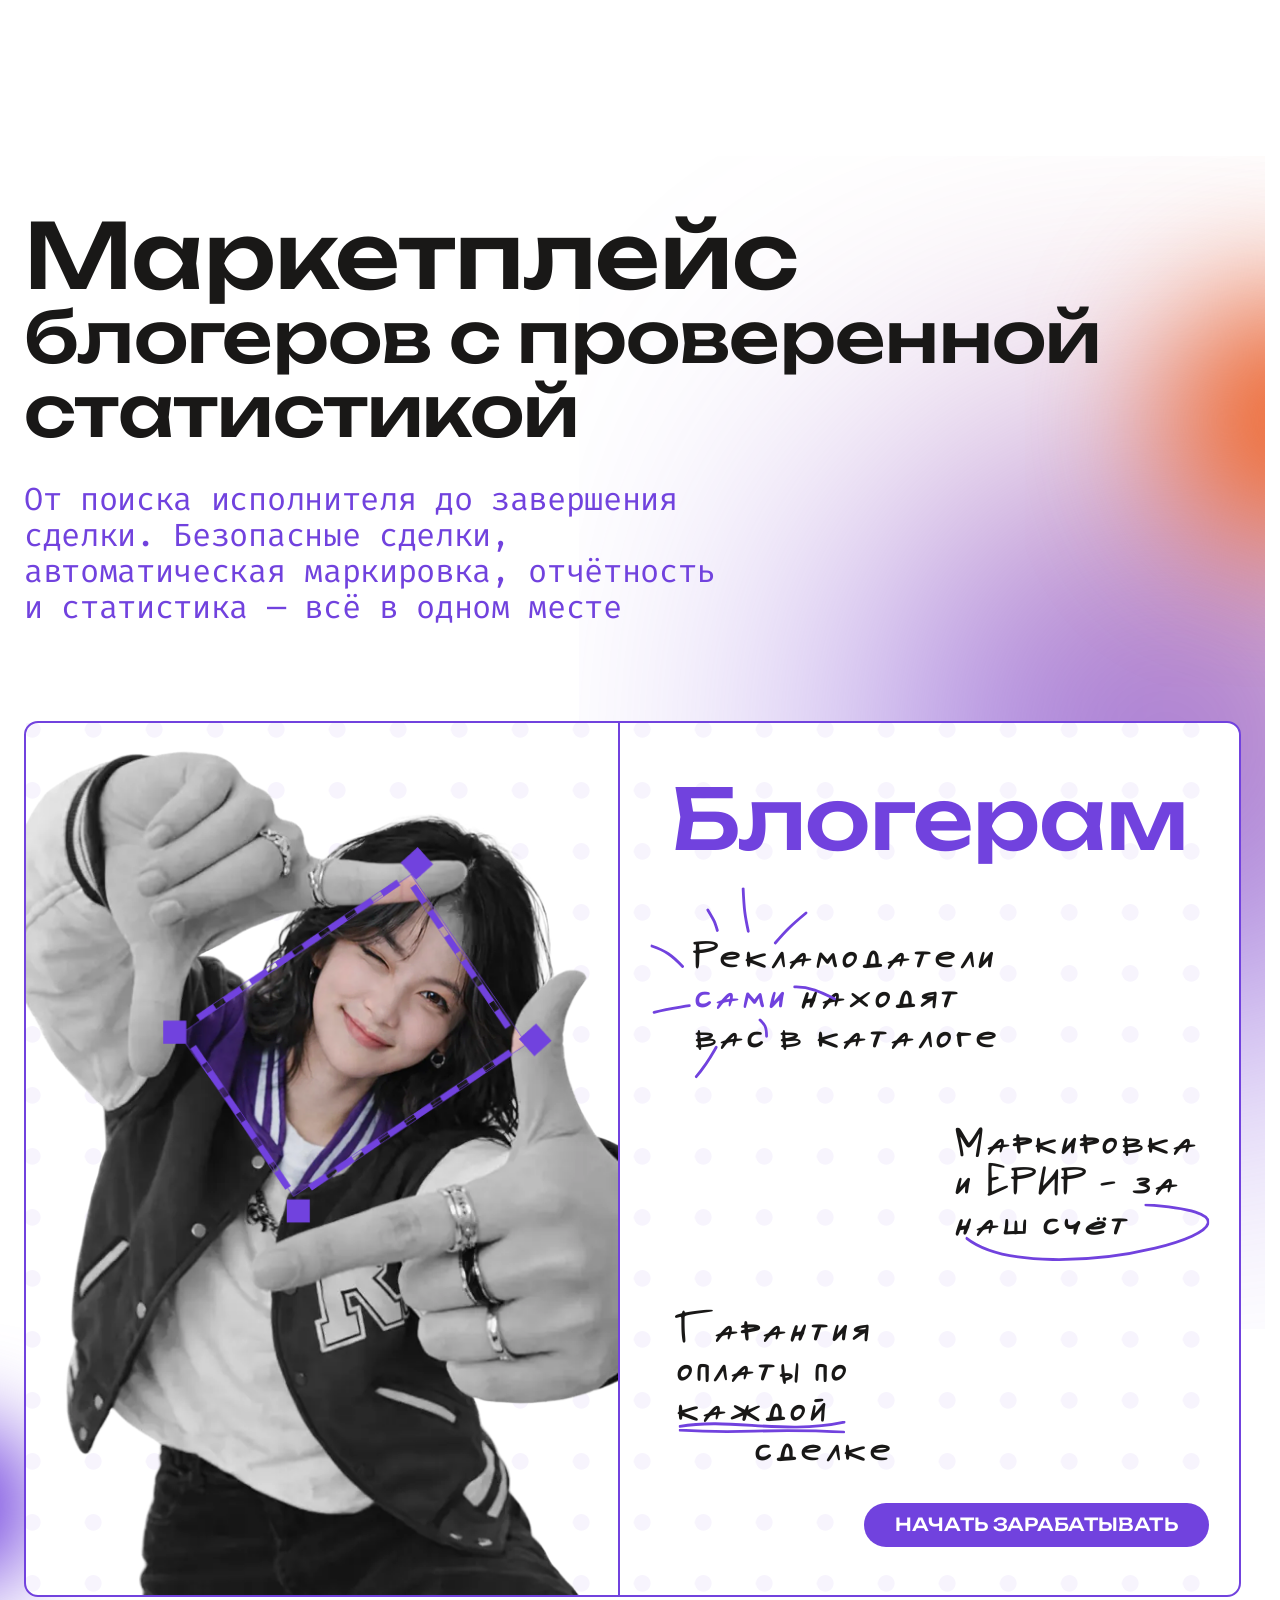
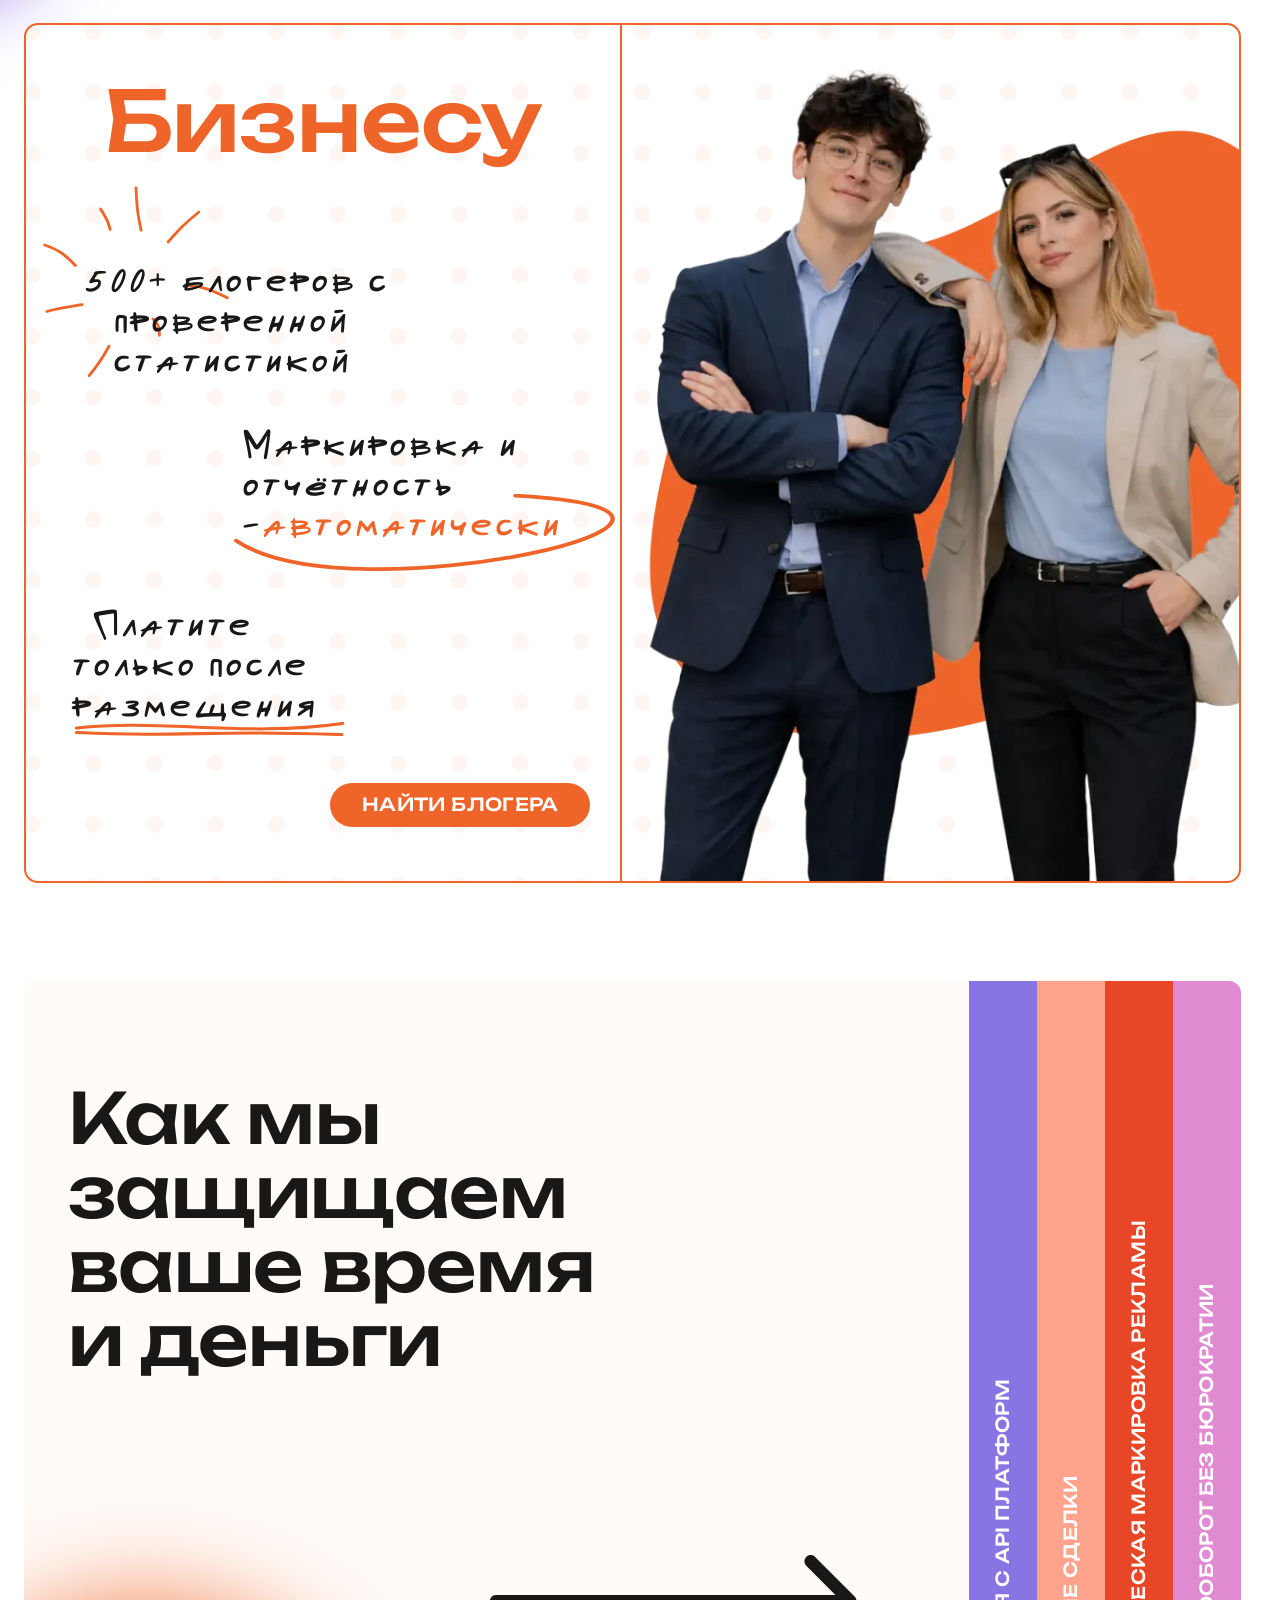
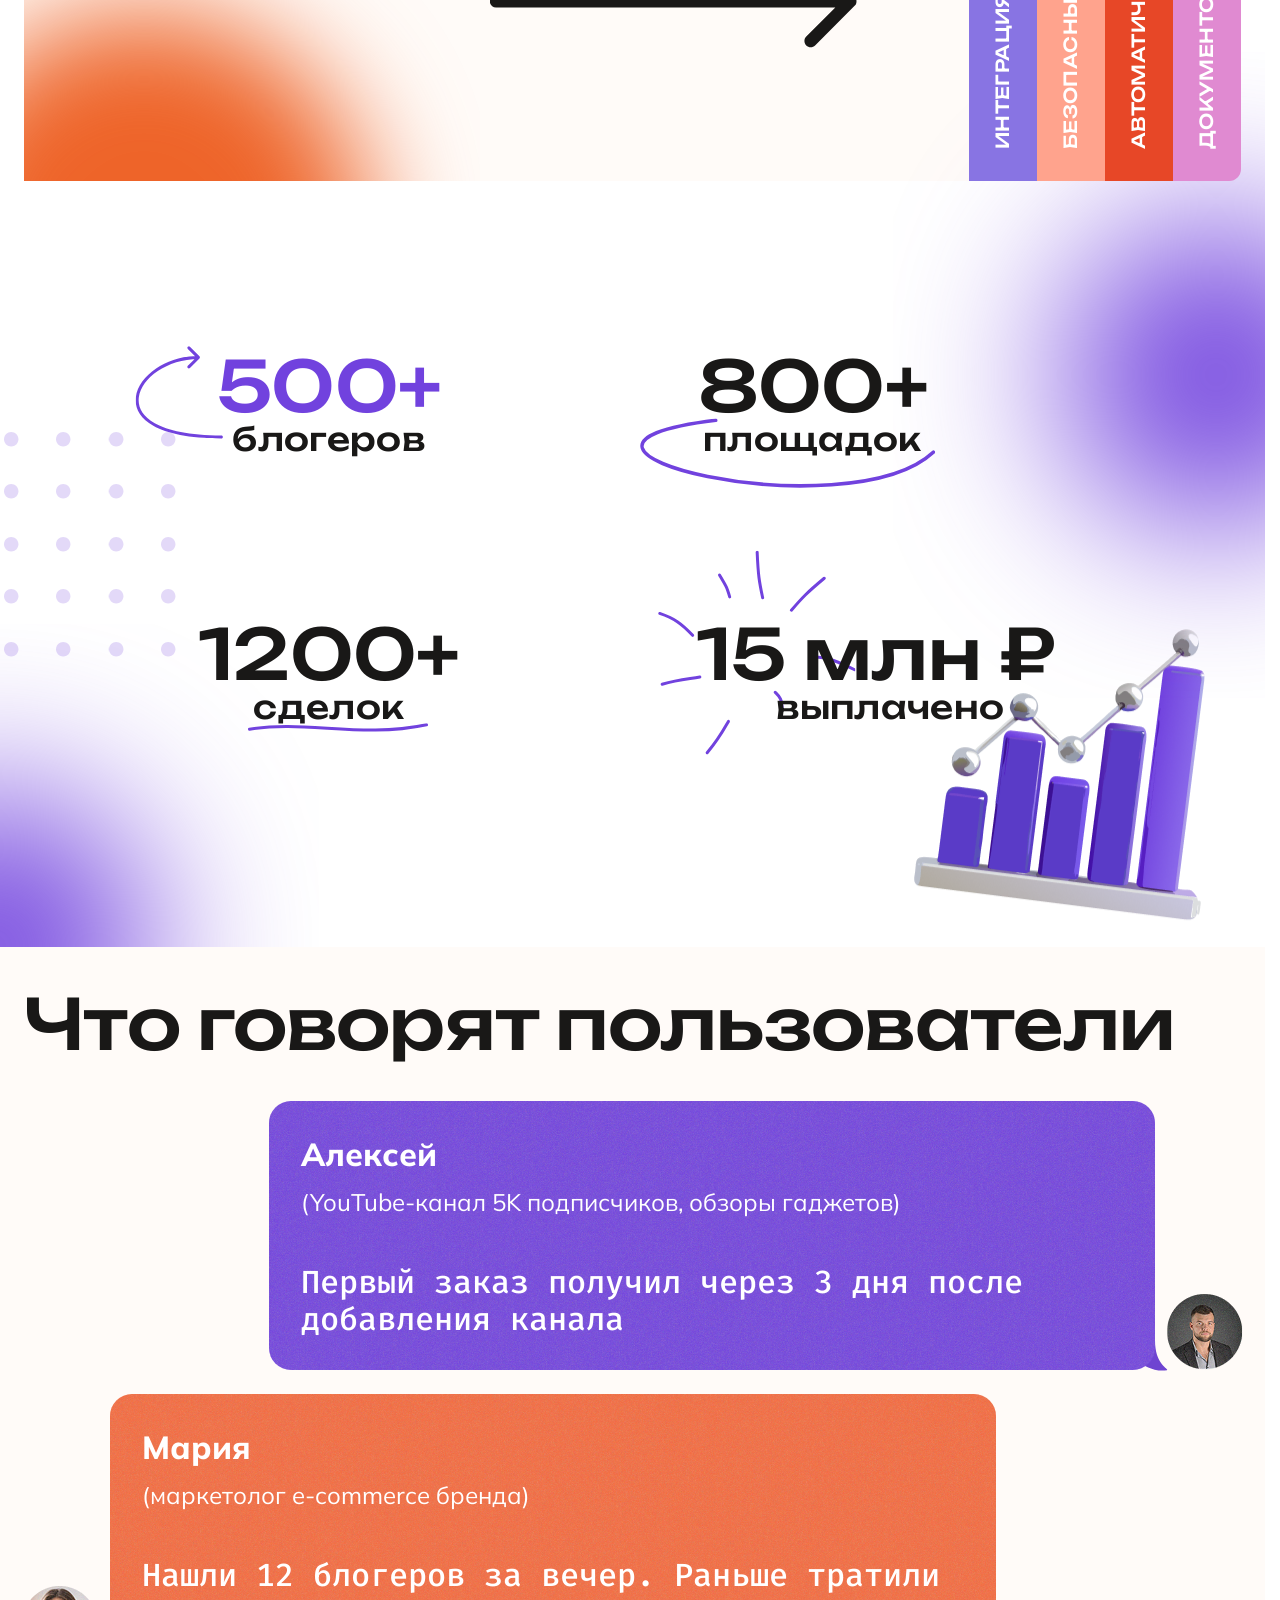
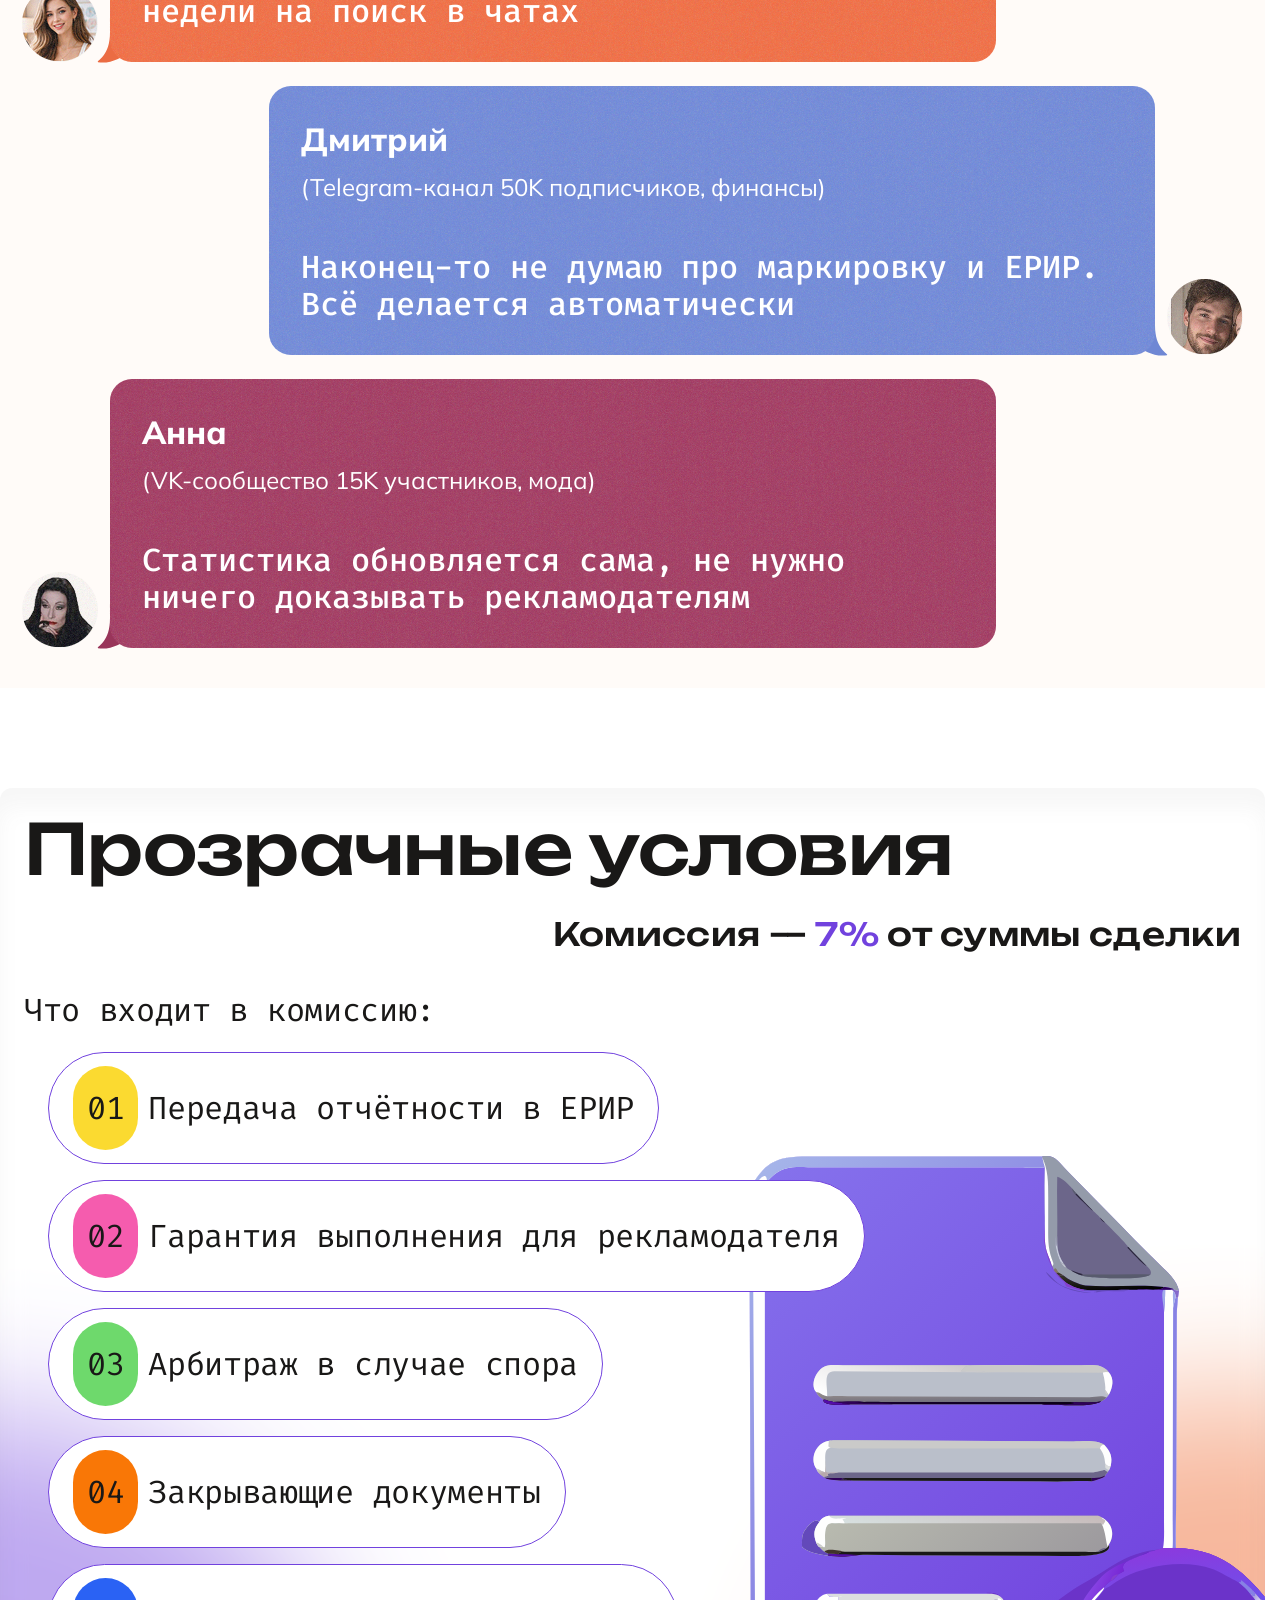
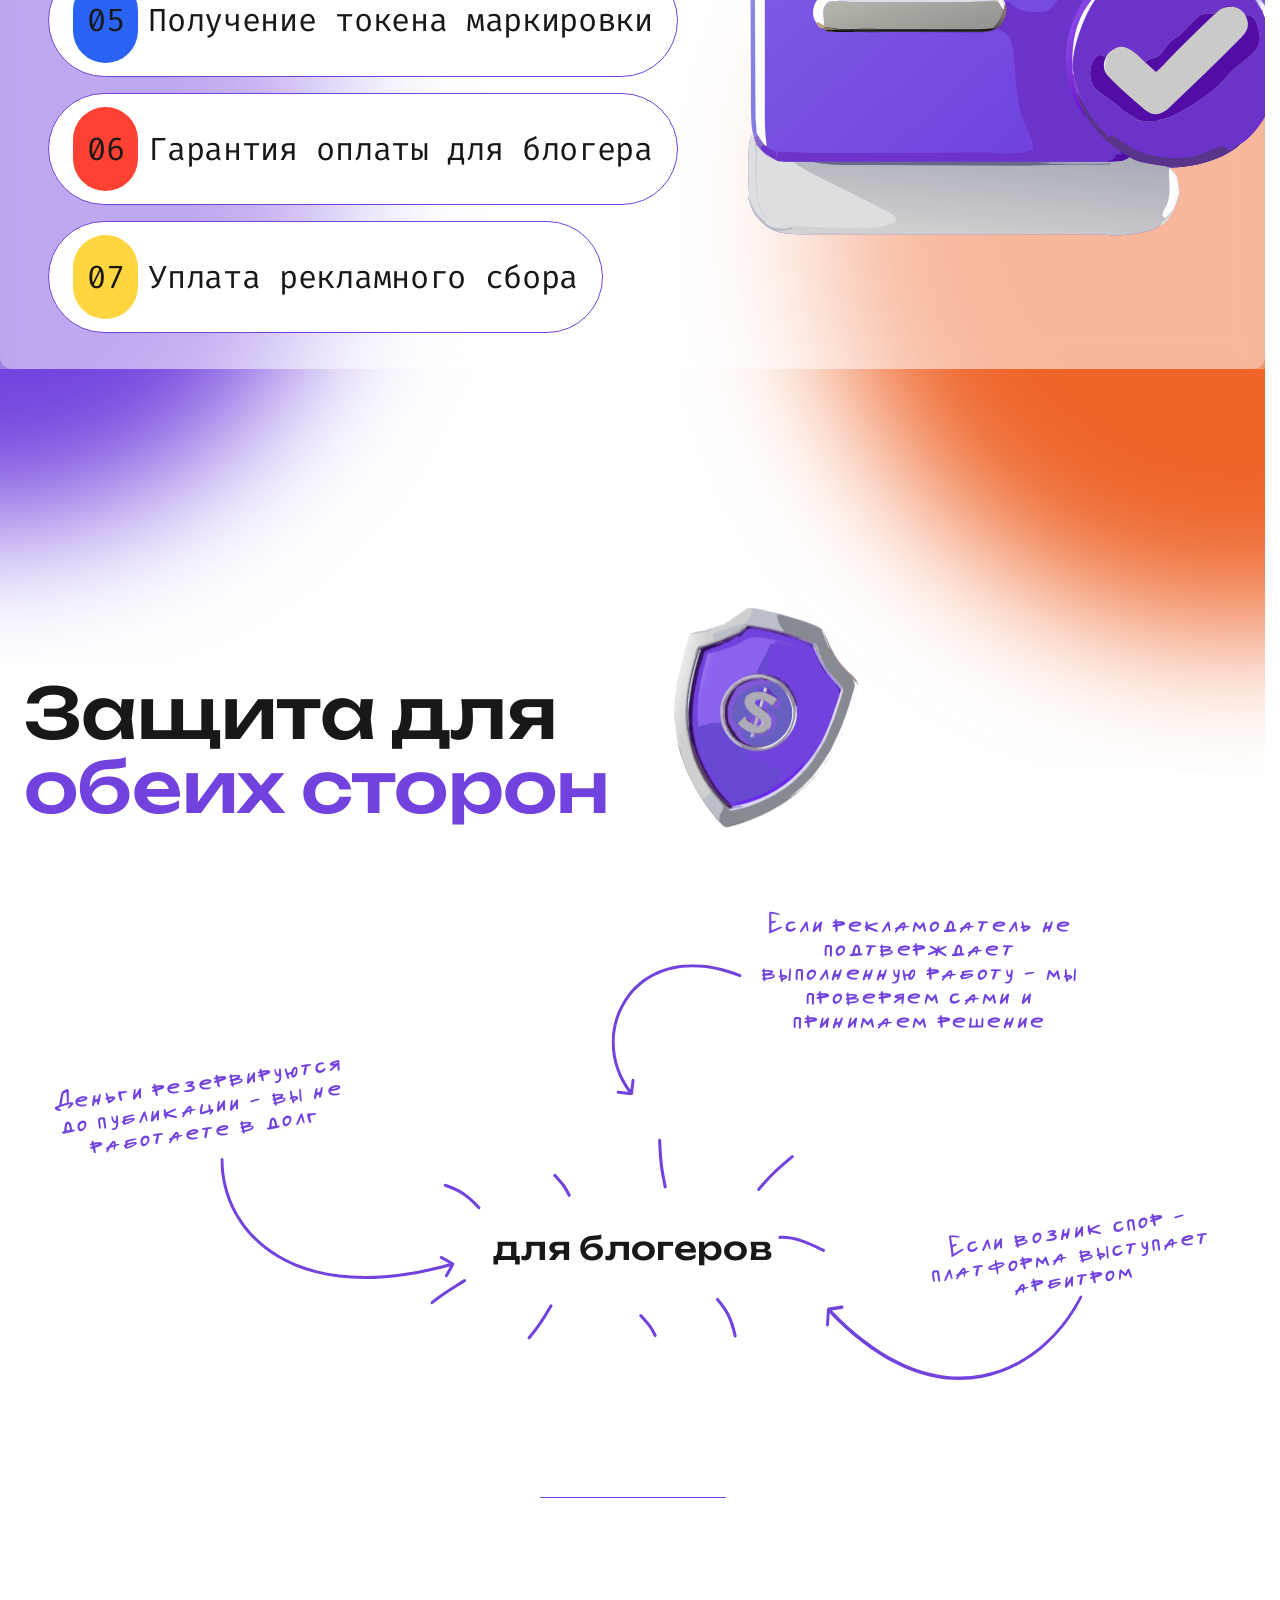
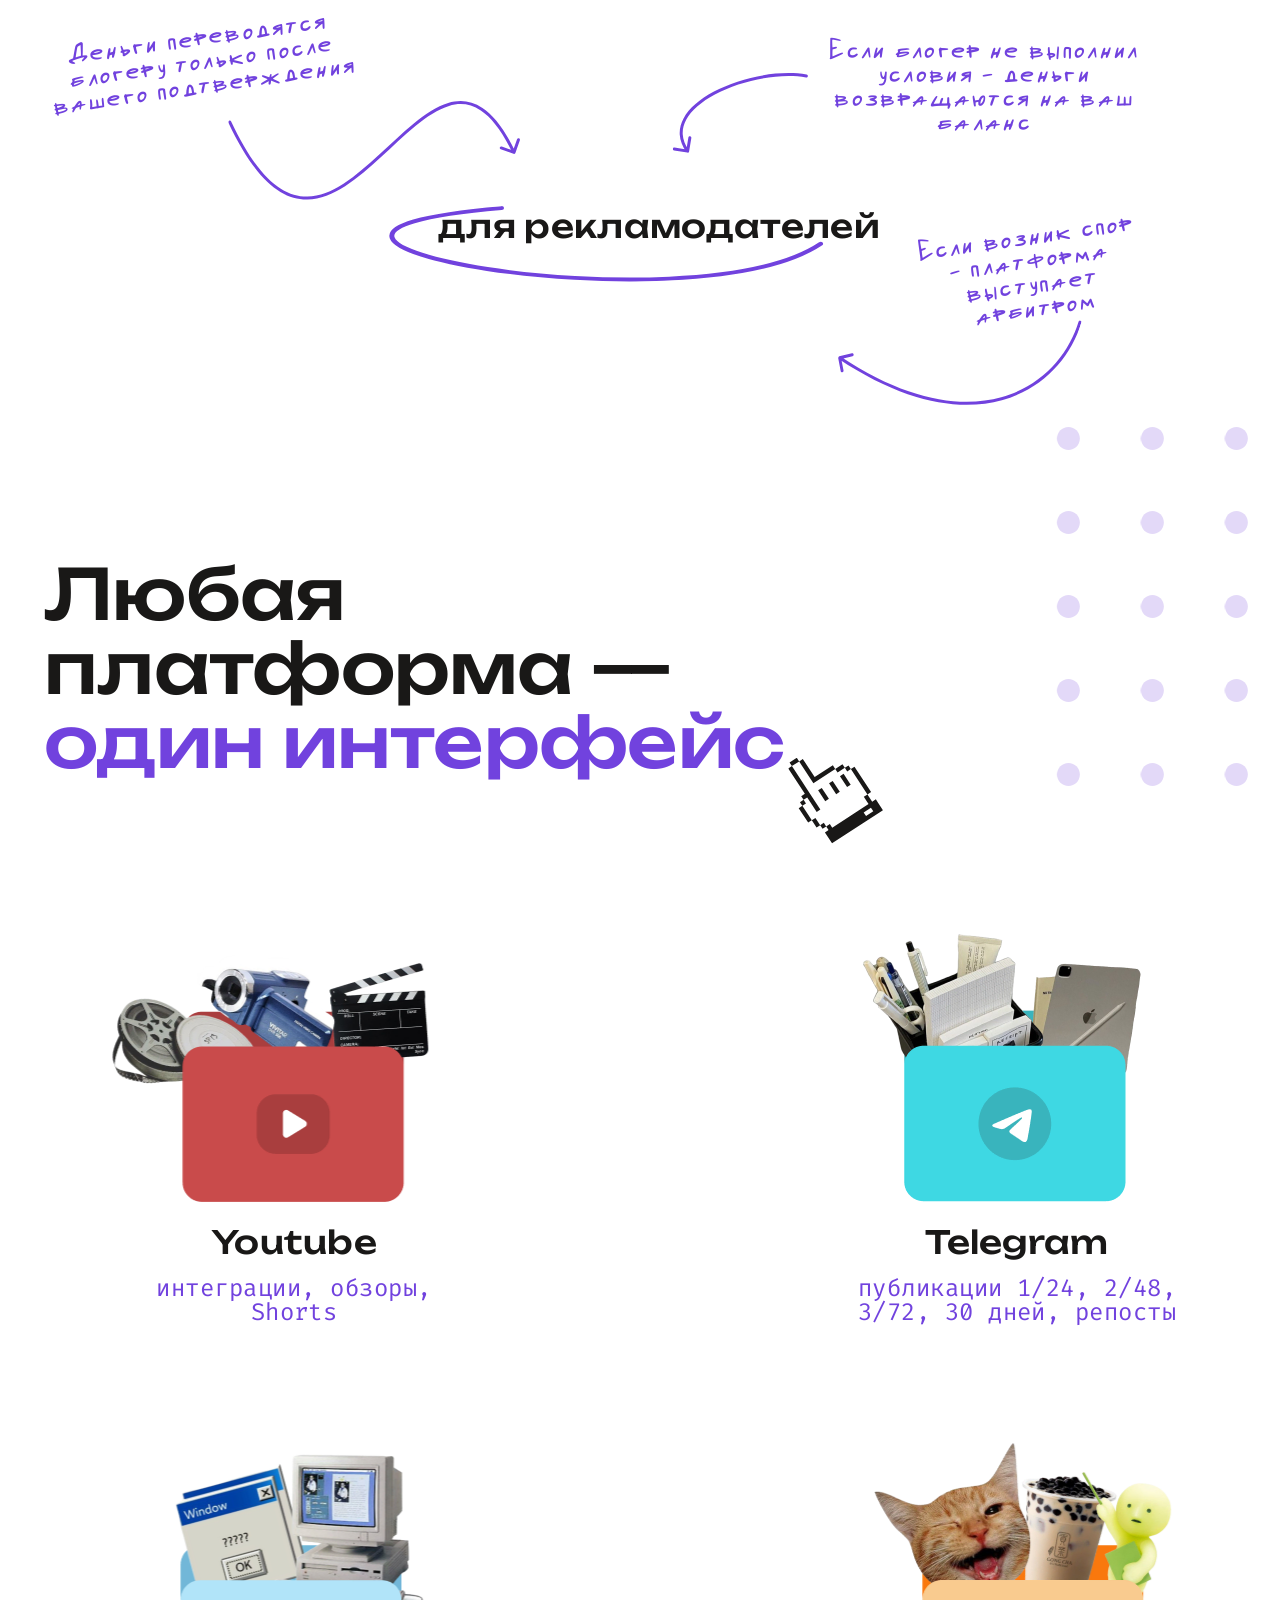
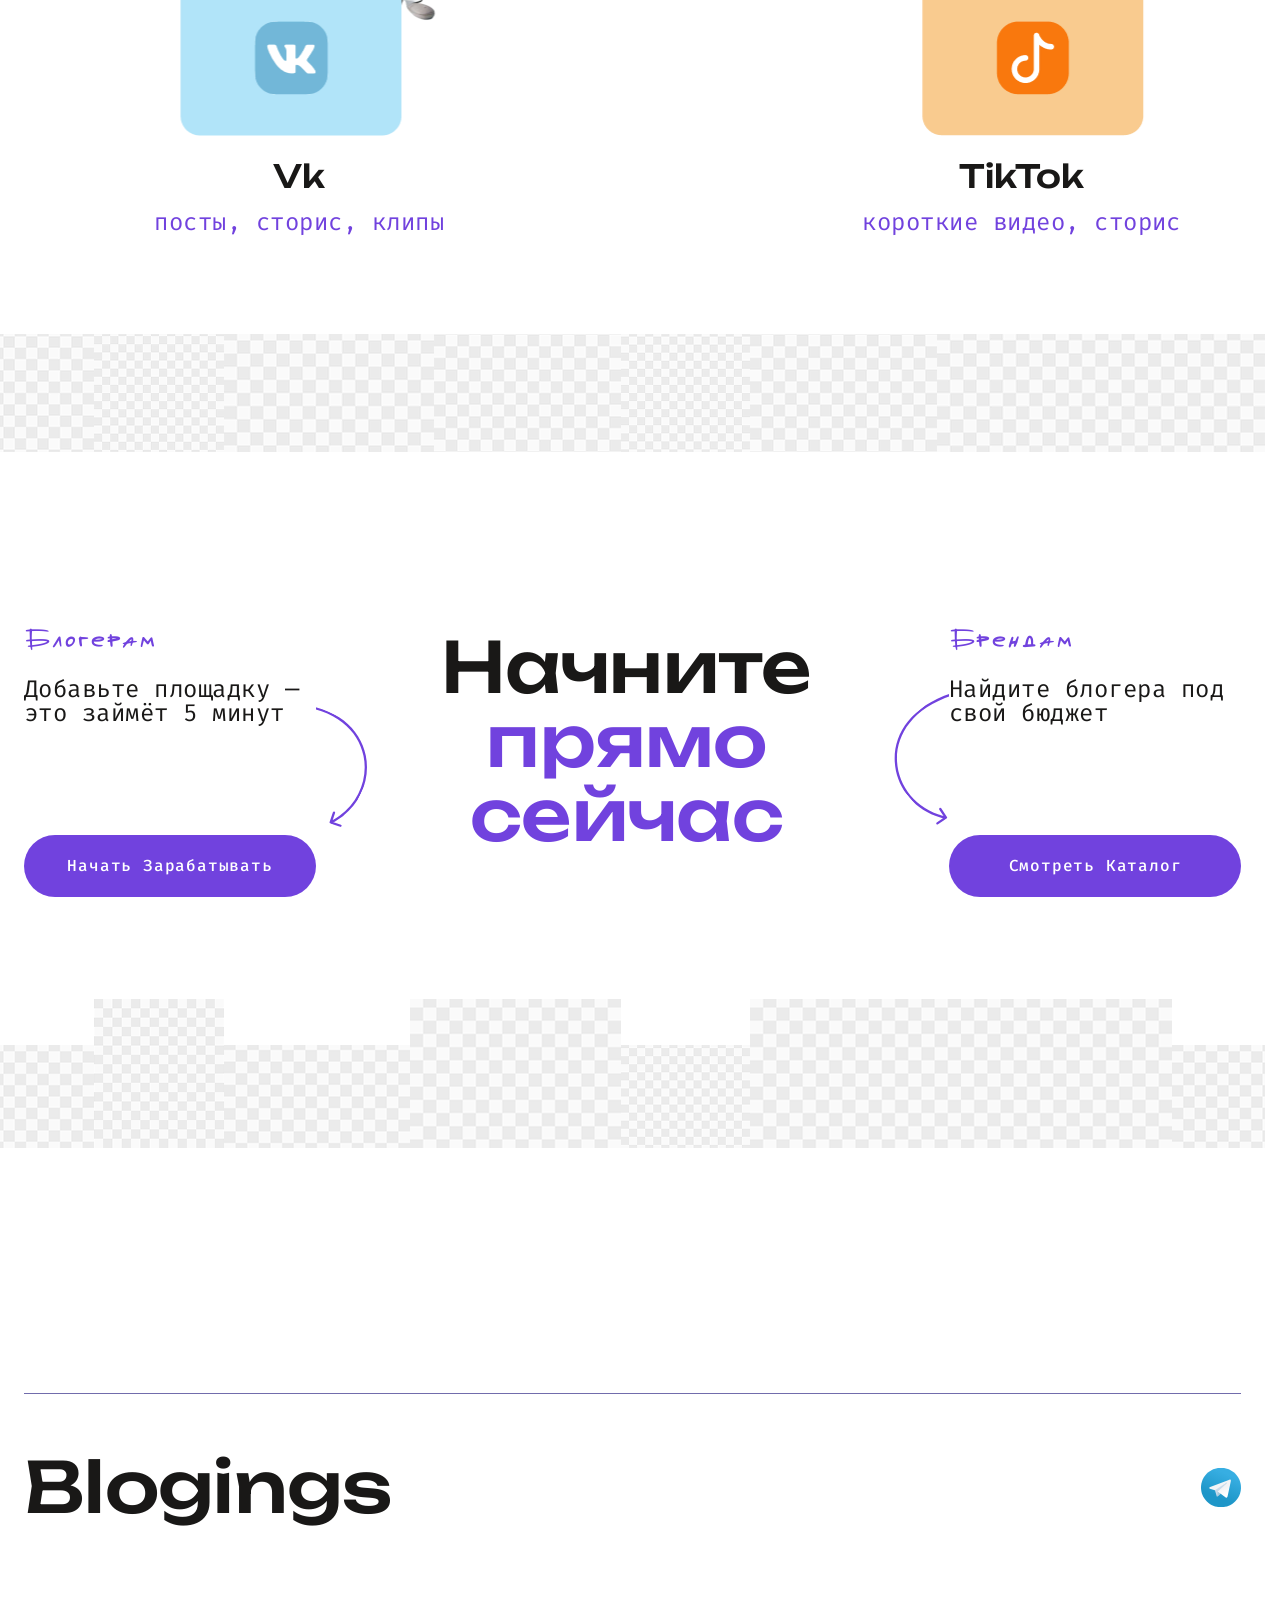
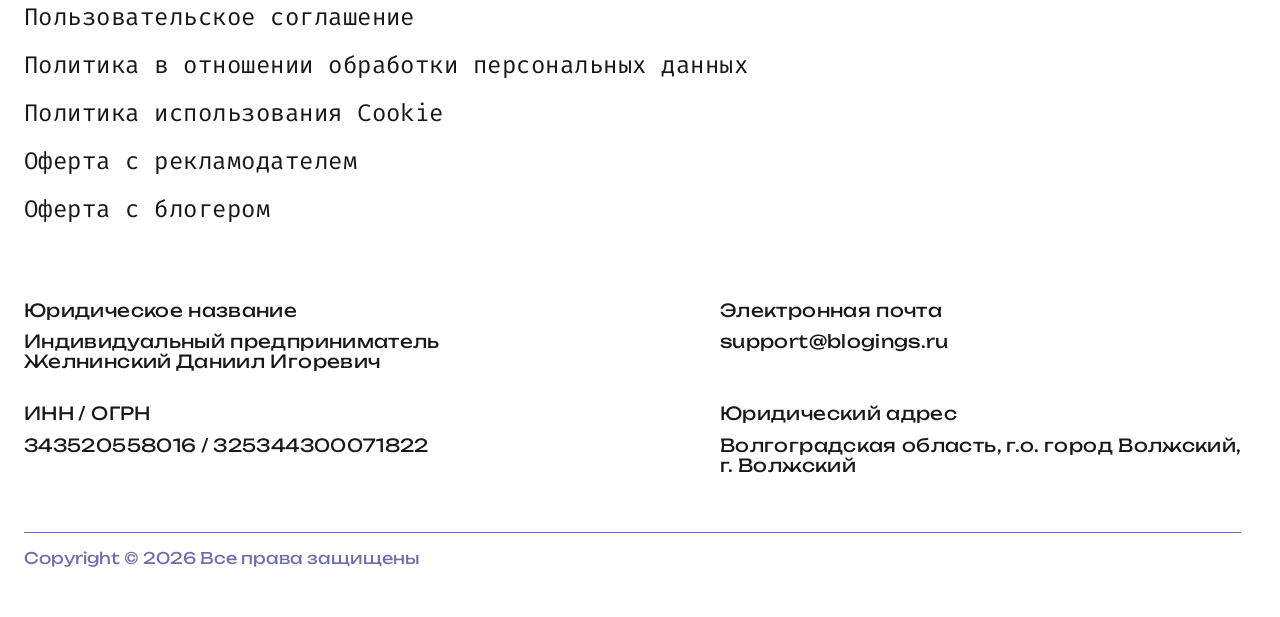
<file: docs/index.html>
<!doctype html>
<html lang="en">

<head>
  <meta charset="UTF-8" />
  <link rel="icon" type="image/svg+xml" href="/vite.svg" />
  <meta name="viewport" content="width=device-width, initial-scale=1.0" />
  <title>blogings</title>
  <script type="module" crossorigin src="./assets/main.js"></script>
  <link rel="stylesheet" crossorigin href="./assets/main.css">
</head>

<body>


  <main>

    <!-- HERO -->
    <section class="hero">
      <div class="hero__container u-container">

        <h1 class="hero__title">
          <span class="hero__title-main">Маркетплейс</span><br>
          блогеров с проверенной статистикой
        </h1>
        <p class="hero__description">
          От поиска исполнителя до завершения сделки. Безопасные сделки, автоматическая маркировка, отчётность и
          статистика — всё в одном месте
        </p>

      </div>

      <picture class="hero__ellipse hero__ellipse--orange">
        <source media="(max-width: 1023px)"
          srcset="[data-uri]" type="image/gif">

        <img src="./assets/images/hero-ellipse-orange.svg" alt="" width="240" height="531" aria-hidden="true"
          draggable="false">
      </picture>

      <picture class="hero__ellipse hero__ellipse--purple">
        <source media="(max-width: 767px)" srcset="./assets/images/hero-ellipse-purple--mobile.svg">
        <source media="(max-width: 1023px)" srcset="./assets/images/hero-ellipse-purple--tablet.svg">

        <img src="./assets/images/hero-ellipse-purple.svg" alt="" width="686" height="1173" aria-hidden="true"
          draggable="false">
      </picture>
    </section>


    <!-- FOR BLOGGERS -->
    <section class="for-bloggers">
      <div class="for-bloggers__container u-container">

        <div class="for-bloggers__content">
          <div class="for-bloggers__bg" style="background-image:url(./assets/images/bg-dot-purple.svg);">
          </div>

          <div class="for-bloggers__image">
            <picture class="for-bloggers__image-img">
              <source media="(max-width: 767px)"
                srcset="[data-uri]"
                type="image/gif">

              <img src="./assets/images/for-bloggers-image.webp" alt="Блогерам" width="608" height="895"
                fetchpriority="high" loading="eager" draggable="false">
            </picture>

            <picture class="for-bloggers__image-overlay">
              <source media="(max-width: 767px)"
                srcset="[data-uri]"
                type="image/gif">

              <img src="./assets/images/for-bloggers-face.webp" alt="" width="400" height="386"
                draggable="false" aria-hidden="true">
            </picture>
          </div>

          <div class="for-bloggers__text">
            <h2 class="for-bloggers__title">
              <span class="for-bloggers__title-desktop">Блогерам</span>
              <span class="for-bloggers__title-mobile">Я блогер</span>
            </h2>

            <ul class="for-bloggers__list">
              <!-- 1 -->
              <li class="for-bloggers-future">
                <p class="for-bloggers-future__text">
                  Рекламодатели <span class="u-text-accent--purple">сами</span> находят вас в каталоге
                </p>
                <div class="for-bloggers-future__decoration">
                  <svg width="198" height="205" viewBox="0 0 198 205" stroke="#7142DE">
                    <use href="./assets/images/sprites.svg#spray"></use>
                  </svg>
                </div>
              </li>

              <!-- 2 -->
              <li class="for-bloggers-future">
                <p class="for-bloggers-future__text">
                  Маркировка и ЕРИР - за наш счёт
                </p>
                <div class="for-bloggers-future__decoration">
                  <svg width="263" height="62" viewBox="0 0 263 62" stroke="#7142DE">
                    <use href="./assets/images/sprites.svg#semicircle"></use>
                  </svg>
                </div>
              </li>

              <!-- 3 -->
              <li class="for-bloggers-future">
                <p class="for-bloggers-future__text">
                  Гарантия оплаты по каждой <span>сделке</span>
                </p>
                <div class="for-bloggers-future__decoration">
                  <svg width="180" height="9" viewBox="0 0 180 9" stroke="#7142DE">
                    <use href="./assets/images/sprites.svg#line-1"></use>
                  </svg>
                  <svg width="177" height="5" viewBox="0 0 177 5" stroke="#7142DE">
                    <use href="./assets/images/sprites.svg#line-2"></use>
                  </svg>
                </div>

              </li>

            </ul>

            <a href="./#header" class="for-bloggers__link">Начать зарабатывать</a>

          </div>
        </div>

      </div>

      <picture class="for-bloggers__ellipse">
        <source media="(max-width: 1023px)"
          srcset="./assets/images/for-bloggers-ellipse-purple--tablet.svg">

        <img src="./assets/images/for-bloggers-ellipse-purple.svg" alt="" width="138" height="366"
          loading="lazy" draggable="false" decoding="async" aria-hidden="true">
      </picture>
    </section>


    <!-- FOR BUSINESS -->
    <section class="for-business">
      <div class="for-business__container u-container">

        <div class="for-business__content">
          <div class="for-business__bg" style="background-image:url(./assets/images/for-business-bg.svg);">
          </div>

          <div class="for-business__text">
            <h2 class="for-business__title">
              <span class="for-business__title-desktop">Бизнесу</span>
              <span class="for-business__title-mobile">Я бизнес</span>
            </h2>

            <ul class="for-business__list">
              <!-- 1 -->
              <li class="for-business-future">
                <p class="for-business-future__text">
                  500+ блогеров с проверенной статистикой
                </p>
                <div class="for-business-future__decoration">
                  <svg width="198" height="205" viewBox="0 0 198 205" stroke="#ee6429">
                    <use href="./assets/images/sprites.svg#spray"></use>
                  </svg>
                </div>
              </li>

              <!-- 2 -->
              <li class="for-business-future">
                <p class="for-business-future__text">
                  Маркировка и отчётность -<span class="u-text-accent--orange">автоматически</span>
                </p>
                <div class="for-business-future__decoration">
                  <svg width="263" height="62" viewBox="0 0 263 62" stroke="#ee6429">
                    <use href="./assets/images/sprites.svg#semicircle"></use>
                  </svg>
                </div>
              </li>

              <!-- 3 -->
              <li class="for-business-future">
                <p class="for-business-future__text">
                  Платите только после размещения
                </p>
                <div class="for-business-future__decoration">
                  <svg width="180" height="9" viewBox="0 0 180 9" stroke="#ee6429">
                    <use href="./assets/images/sprites.svg#line-1"></use>
                  </svg>
                  <svg width="177" height="5" viewBox="0 0 177 5" stroke="#ee6429">
                    <use href="./assets/images/sprites.svg#line-2"></use>
                  </svg>
                </div>

              </li>

            </ul>

            <a href="./#header" class="for-business__link">Найти блогера</a>

          </div>

          <div class="for-business__image">
            <picture class="for-business__image-img">
              <source media="(max-width: 767px)"
                srcset="[data-uri]"
                type="image/gif">

              <img src="./assets/images/for-business-image.webp" alt="Блогерам" width="608" height="895"
                fetchpriority="high" loading="eager" draggable="false">
            </picture>

          </div>
        </div>

      </div>

    </section>


    <!-- ACCORDIONS -->
    <section class="accordions">
      <div class="accordions__container u-container">

        <div class="accordions__content">
          <h2 class="accordions__title u-section-title">
            Как мы защищаем ваше время и деньги
          </h2>

          <ul class="accordions__list">

            <!-- 1 -->
            <li class="accordions-item accordions-item--blue">
              <details class="accordions-item__details" name="protect">
                <summary class="accordions-item__summary">
                  Интеграция с API платформ
                </summary>
              </details>

              <div class="accordions-item__wrapper">
                <article class="accordions-item__content">
                  <h3 class="accordions-item__title">
                    Интеграция с API платформ
                  </h3>
                  <p class="accordions-item__description">
                    Автоматически собираем охваты, подписчиков, вовлечённость из YouTube, Telegram, VK, TikTok. Данные
                    обновляются каждые 24 часа.
                  </p>
                </article>
              </div>
            </li>

            <!-- 2 -->
            <li class="accordions-item accordions-item--beige">
              <details class="accordions-item__details" name="protect">
                <summary class="accordions-item__summary">
                  Безопасные сделки
                </summary>
              </details>

              <div class="accordions-item__wrapper">
                <article class="accordions-item__content">
                  <h3 class="accordions-item__title">
                    Безопасные сделки
                  </h3>
                  <p class="accordions-item__description">
                    Деньги резервируются на платформе до подтверждения выполнения. Блогер защищён от неоплаты,
                    рекламодатель — от некачественной работы.
                  </p>
                </article>
              </div>
            </li>

            <!-- 3 -->
            <li class="accordions-item accordions-item--orange">
              <details class="accordions-item__details" name="protect">
                <summary class="accordions-item__summary">
                  Автоматическая маркировка рекламы
                </summary>
              </details>

              <div class="accordions-item__wrapper">
                <article class="accordions-item__content">
                  <h3 class="accordions-item__title">
                    Автоматическая маркировка рекламы
                  </h3>
                  <p class="accordions-item__description">
                    Интеграция с ОРД для получения токенов, автоматическая отправка отчётности в ЕРИР, расчёт и уплата
                    рекламного сбора.
                  </p>
                </article>
              </div>
            </li>

            <!-- 4 -->
            <li class="accordions-item accordions-item--pink">
              <details class="accordions-item__details" name="protect">
                <summary class="accordions-item__summary">
                  Документооборот без бюрократии
                </summary>
              </details>

              <div class="accordions-item__wrapper">
                <article class="accordions-item__content">
                  <h3 class="accordions-item__title">
                    Документооборот без бюрократии
                  </h3>
                  <p class="accordions-item__description">
                    Автоматическое формирование актов, счетов и закрывающих документов. Всё готово для вашей
                    бухгалтерии.
                  </p>
                </article>
              </div>
            </li>

          </ul>

          <picture class="accordions__arrow">
            <source media="(max-width:1023px)" srcset="./assets/images/accordions-arrow--tablet.svg">

            <img src="./assets/images/accordions-arrow.svg" alt="" width="411" height="104" loading="lazy"
              decoding="async" draggable="false" aria-hidden="true">
          </picture>

          <picture class="accordions__ellipse">
            <source media="(max-width:1023px)" srcset="./assets/images/accordions-ellipse--tablet.svg">

            <img src="./assets/images/accordions-ellipse.svg" alt="" width="456" height="279" loading="lazy"
              decoding="async" draggable="false" aria-hidden="true">
          </picture>
        </div>

      </div>

      <picture class="accordions__decoration">
        <source media="(max-width: 767px)" srcset="./assets/images/accordions-ellipse--mobile.svg">

        <img src="[data-uri]" alt="" width="127"
          height="301" loading="lazy" decoding="async" draggable="false" aria-hidden="true">
      </picture>
    </section>


    <!-- STATISTICS -->
    <section class="statistics">
      <div class="statistics__container u-container">

        <ul class="statistics__list">

          <!-- 1 -->
          <li class="statistics-item">
            <span class="statistics-item__text-main u-text-accent--purple">500+</span>
            <span class="statistics-item__text-secondary">блогеров</span>
            <div class="statistics-item__decoration">
              <svg width="88" height="93" viewBox="0 0 88 93" fill="#7142DE">
                <use href="./assets/images/sprites.svg#arrow-pointer-1"></use>
              </svg>
            </div>
          </li>


          <!-- 2 -->
          <li class="statistics-item">
            <span class="statistics-item__text-main">800+</span>
            <span class="statistics-item__text-secondary">площадок</span>
            <div class="statistics-item__decoration">
              <svg width="298" height="75" viewBox="0 0 298 75" stroke="#7142DE">
                <use href="./assets/images/sprites.svg#semicircle"></use>
              </svg>
            </div>
          </li>

          <!-- 3 -->
          <li class="statistics-item">
            <span class="statistics-item__text-main">1200+</span>
            <span class="statistics-item__text-secondary">сделок</span>
            <div class="statistics-item__decoration">
              <svg width="180" height="9" viewBox="0 0 180 9" stroke="#7142DE">
                <use href="./assets/images/sprites.svg#line-1"></use>
              </svg>
            </div>
          </li>

          <!-- 4 -->
          <li class="statistics-item">
            <span class="statistics-item__text-main">15 млн ₽</span>
            <span class="statistics-item__text-secondary">выплачено</span>
            <div class="statistics-item__decoration">
              <svg width="197" height="205" viewBox="0 0 197 205" stroke="#7142DE">
                <use href="./assets/images/sprites.svg#spray"></use>
              </svg>
            </div>
          </li>

        </ul>

      </div>

      <div class="statistics__dots" style="background-image:url(./assets/images/bg-dot-purple.svg);"></div>

      <picture class="statistics__image">
        <source media="(max-width: 767px)"
          srcset="[data-uri]" type="image/gif">
        <source media="(max-width: 1023px)" srcset="./assets/images/statistics-image--tablet.webp"
          type="image/webp">

        <img src="./assets/images/statistics-image.webp" alt="График" width="326" height="326" loading="lazy"
          decoding="async" draggable="false">
      </picture>

      <picture class="statistics__ellipse-top">
        <source media="(max-width: 767px)"
          srcset="[data-uri]" type="image/gif">
        <source media="(max-width: 1023px)" srcset="./assets/images/statistics-ellipse-top-right--tablet.svg">

        <img src="./assets/images/statistics-ellipse-top-right.svg" alt="" width="372" height="647"
          loading="lazy" decoding="async" draggable="false" aria-hidden="true">
      </picture>

      <picture class="statistics__ellipse-bottom">
        <source media="(max-width: 767px)"
          srcset="[data-uri]" type="image/gif">
        <source media="(max-width: 1023px)"
          srcset="./assets/images/statistics-ellipse-bottom-left--tablet.svg">

        <img src="./assets/images/statistics-ellipse-bottom-left.svg" alt="" width="319" height="647"
          loading="lazy" decoding="async" draggable="false" aria-hidden="true">
      </picture>

    </section>


    <!-- REVIEWS -->
    <section class="reviews">
      <div class="reviews__container u-container">

        <div class="reviews__content">
          <h2 class="reviews__title u-section-title">Что говорят пользователи</h2>
          <ul class="reviews__list">

            <!-- 1 -->
            <li class="reviews__list-item">
              <article class="reviews-card reviews-card--purple">
                <h3 class="reviews-card__author">
                  Алексей
                </h3>
                <p class="reviews-card__about">
                  (YouTube-канал 5K подписчиков, обзоры гаджетов)
                </p>
                <blockquote class="reviews-card__content">
                  <p>
                    Первый заказ получил через 3 дня после добавления канала
                  </p>
                </blockquote>
                <picture class="reviews-card__image">
                  <img src="./assets/images/reviews-1.webp" alt="Алексей" width="76" height="76" loading="lazy"
                    decoding="async" draggable="false">
                </picture>
                <div class="reviews-card__decoration">
                  <svg width="45" height="55" viewBox="0 0 45 55" fill="#7142DE">
                    <use href="./assets/images/sprites.svg#review-decoration"></use>
                  </svg>
                </div>
              </article>
            </li>

            <!-- 2 -->
            <li class="reviews__list-item">
              <article class="reviews-card reviews-card--orange">
                <h3 class="reviews-card__author">
                  Мария
                </h3>
                <p class="reviews-card__about">
                  (маркетолог e-commerce бренда)
                </p>
                <blockquote class="reviews-card__content">
                  <p>
                    Нашли 12 блогеров за вечер. Раньше тратили недели на поиск в чатах
                  </p>
                </blockquote>
                <picture class="reviews-card__image">
                  <img src="./assets/images/reviews-2.webp" alt="Мария" width="76" height="76" loading="lazy"
                    decoding="async" draggable="false">
                </picture>
                <div class="reviews-card__decoration">
                  <svg width="45" height="55" viewBox="0 0 45 55" fill="#f6693c">
                    <use href="./assets/images/sprites.svg#review-decoration"></use>
                  </svg>
                </div>
              </article>
            </li>

            <!-- 3 -->
            <li class="reviews__list-item">
              <article class="reviews-card reviews-card--blue">
                <h3 class="reviews-card__author">
                  Дмитрий
                </h3>
                <p class="reviews-card__about">
                  (Telegram-канал 50K подписчиков, финансы)
                </p>
                <blockquote class="reviews-card__content">
                  <p>
                    Наконец-то не думаю про маркировку и ЕРИР. Всё делается автоматически
                  </p>
                </blockquote>
                <picture class="reviews-card__image">
                  <img src="./assets/images/reviews-3.webp" alt="Дмитрий" width="76" height="76" loading="lazy"
                    decoding="async" draggable="false">
                </picture>
                <div class="reviews-card__decoration">
                  <svg width="45" height="55" viewBox="0 0 45 55" fill="#6c87dc">
                    <use href="./assets/images/sprites.svg#review-decoration"></use>
                  </svg>
                </div>
              </article>
            </li>

            <!-- 4 -->
            <li class="reviews__list-item">
              <article class="reviews-card reviews-card--red">
                <h3 class="reviews-card__author">
                  Анна
                </h3>
                <p class="reviews-card__about">
                  (VK-сообщество 15K участников, мода)
                </p>
                <blockquote class="reviews-card__content">
                  <p>
                    Статистика обновляется сама, не нужно ничего доказывать рекламодателям
                  </p>
                </blockquote>
                <picture class="reviews-card__image">
                  <img src="./assets/images/reviews-4.webp" alt="Анна" width="76" height="76" loading="lazy"
                    decoding="async" draggable="false">
                </picture>
                <div class="reviews-card__decoration">
                  <svg width="45" height="55" viewBox="0 0 45 55" fill="#a1325c">
                    <use href="./assets/images/sprites.svg#review-decoration"></use>
                  </svg>
                </div>
              </article>
            </li>

          </ul>
        </div>

      </div>
    </section>


    <!-- TERMS -->
    <section class="terms">
      <div class="terms__container u-container">

        <div class="terms__content">
          <h2 class="terms__title u-section-title">
            Прозрачные условия
          </h2>
          <p class="terms__description">
            Комиссия — <span class="u-text-accent--purple">7%</span> от суммы сделки
          </p>
          <h3 class="terms__subtitle">
            Что входит в комиссию:
          </h3>

          <ul class="terms__list">
            <!-- 1 -->
            <li class="terms__list-item">
              Передача отчётности в ЕРИР
            </li>
            <!-- 2 -->
            <li class="terms__list-item">
              Гарантия выполнения для рекламодателя
            </li>
            <!-- 3 -->
            <li class="terms__list-item">
              Арбитраж в случае спора
            </li>
            <!-- 4 -->
            <li class="terms__list-item">
              Закрывающие документы
            </li>
            <!-- 5 -->
            <li class="terms__list-item">
              Получение токена маркировки
            </li>
            <!-- 6 -->
            <li class="terms__list-item">
              Гарантия оплаты для блогера
            </li>
            <!-- 7 -->
            <li class="terms__list-item">
              Уплата рекламного сбора
            </li>
          </ul>

          <picture class="terms__document">
            <source media="(max-width: 767px)" srcset="./assets/images/terms-document--mobile.webp"
              type="image/webp">
            <source media="(max-width: 1023px)"
              srcset="[data-uri]" type="image/gif">

            <img src="./assets/images/terms-document.svg" alt="условия" width="691" height="691" loading="lazy"
              decoding="async" draggable="false">
          </picture>

          <picture class="terms__document-small">
            <source media="(max-width: 767px)" srcset="./assets/images/terms-document--mobile.webp"
              type="image/webp">

            <img src="[data-uri]" alt="условия"
              width="43" height="43" loading="lazy" decoding="async" draggable="false">
          </picture>

          <picture class="terms__shield">
            <source media="(max-width: 767px)" srcset="./assets/images/shield.webp" type="image/webp">

            <img src="[data-uri]" alt="условия"
              width="42" height="42" loading="lazy" decoding="async" draggable="false">
          </picture>



        </div>

      </div>

      <picture class="terms__ellipse-purple">
        <source media="(max-width: 767px)"
          srcset="[data-uri]" type="image/gif">
        <source media="(max-width: 1023px)" srcset="./assets/images/terms-ellipse-purple--tablet.svg">

        <img src="./assets/images/terms-ellipse-purple.svg" alt="" width="480" height="991" loading="lazy"
          decoding="async" draggable="false" aria-hidden="true">
      </picture>

      <picture class="terms__ellipse-orange">
        <source media="(max-width: 767px)"
          srcset="[data-uri]" type="image/gif">
        <source media="(max-width: 1023px)" srcset="./assets/images/terms-ellipse-orange--tablet.svg">

        <img src="./assets/images/terms-ellipse-orange.svg" alt="" width="585" height="1119" loading="lazy"
          decoding="async" draggable="false" aria-hidden="true">
      </picture>
    </section>


    <!-- PROTECTION -->
    <section class="protection">
      <div class="protection__container u-container">

        <div class="protection__title">
          <h2 class="protection__title-text u-section-title">
            Защита для <span class="u-text-accent--purple">обеих сторон</span>
          </h2>

          <picture class="protection__title-image">
            <img src="./assets/images/shield.webp" alt="Защита" width="277" height="277" loading="lazy" decoding="async"
              draggable="false">
          </picture>
        </div>

        <div class="protection-bloggers">
          <h3 class="protection-bloggers__title">
            <span>для блогеров</span>
            <svg fill="none" width="395" height="205" viewBox="0 0 395 205" stroke="#7142DE">
              <use href="./assets/images/sprites.svg#spray-2"></use>
            </svg>
          </h3>

          <ul class="protection-bloggers__list">
            <!-- 1 -->
            <li class="protection-bloggers__list-item">
              <p>
                Если рекламодатель не подтверждает выполненную работу - мы проверяем сами и принимаем решение
              </p>
              <svg width="130" height="131" viewBox="0 0 130 131" fill="#7142DE">
                <use href="./assets/images/sprites.svg#arrow-pointer-2"></use>
              </svg>
            </li>
            <!-- 2 -->
            <li class="protection-bloggers__list-item">
              <p>
                Деньги резервируются до публикации - вы не работаете в долг
              </p>
              <svg width="234" height="122" viewBox="0 0 234 122" fill="#7142DE">
                <use href="./assets/images/sprites.svg#arrow-pointer-3"></use>
              </svg>
            </li>
            <!-- 3 -->
            <li class="protection-bloggers__list-item">
              <p>
                Если возник спор - платформа выступает арбитром
              </p>
              <svg width="234" height="122" viewBox="0 0 234 122" fill="#7142DE">
                <use href="./assets/images/sprites.svg#arrow-pointer-3"></use>
              </svg>
            </li>
          </ul>
        </div>

        <div class="protection-advertisers">
          <h3 class="protection-advertisers__title">
            <span>для рекламодателей</span>
            <svg width="263" height="62" viewBox="0 0 263 62" stroke="#7142DE">
              <use href="./assets/images/sprites.svg#semicircle"></use>
            </svg>
          </h3>

          <ul class="protection-advertisers__list">
            <!-- 1 -->
            <li class="protection-advertisers__list-item">
              <p>
                Деньги переводятся блогеру только после вашего подтверждения
              </p>
              <svg width="292" height="99" viewBox="0 0 292 99" fill="#7142DE">
                <use href="./assets/images/sprites.svg#arrow-pointer-4"></use>
              </svg>
            </li>
            <!-- 2 -->
            <li class="protection-advertisers__list-item">
              <p>
                Если блогер не выполнил условия - деньги возвращаются на ваш баланс
              </p>
              <svg width="136" height="80" viewBox="0 0 136 80" fill="#7142DE">
                <use href="./assets/images/sprites.svg#arrow-pointer-5"></use>
              </svg>
            </li>
            <!-- 3 -->
            <li class="protection-advertisers__list-item">
              <p>
                Если возник спор - платформа выступает арбитром
              </p>
              <svg width="234" height="122" viewBox="0 0 234 122" fill="#7142DE">
                <use href="./assets/images/sprites.svg#arrow-pointer-3"></use>
              </svg>
            </li>
          </ul>
        </div>

      </div>

      <picture class="protection__ellipse">
        <source media="(max-width:767px )" srcset="./assets/images/protection-ellipse--mobile.svg">

        <img src="[data-uri]" alt="" width="375"
          height="845" loading="lazy" decoding="async" draggable="false" aria-hidden="true">
      </picture>
    </section>


    <!-- PLATFORMS -->
    <section class="platforms">
      <div class="platforms__container u-container">

        <div class="platforms__title">
          <h2 class="platforms__title-text u-section-title">
            Любая платформа — <span class="u-text-accent--purple">один интерфейс</span>
          </h2>
          <picture class="platforms__title-image">
            <img src="./assets/images/platforms-pointer.svg" alt="" width="99" height="90" loading="lazy"
              decoding="async" draggable="false">
          </picture>
        </div>
        <ul class="platforms__list">

          <!-- 1 -->
          <li class="platforms__list-item">
            <article class="platforms-card platforms-card--yt">
              <picture class="platforms-card__image">
                <img src="./assets/images/platforms-yt.webp" alt="Youtube" width="338" height="291"
                  loading="lazy" decoding="async" draggable="false">
              </picture>
              <h3 class="platforms-card__title">Youtube</h3>
              <p class="platforms-card__description">интеграции, обзоры, Shorts</p>
            </article>
          </li>

          <!-- 2 -->
          <li class="platforms__list-item">
            <article class="platforms-card platforms-card--tg">
              <picture class="platforms-card__image">
                <img src="./assets/images/platforms-tg.webp" alt="Telegram" width="325" height="279"
                  loading="lazy" decoding="async" draggable="false">
              </picture>
              <h3 class="platforms-card__title">Telegram</h3>
              <p class="platforms-card__description">
                публикации 1/24, 2/48, 3/72, 30 дней, репосты
              </p>
            </article>
          </li>

          <!-- 3 -->
          <li class="platforms__list-item">
            <article class="platforms-card platforms-card--vk">
              <picture class="platforms-card__image">
                <img src="./assets/images/platforms-vk.webp" alt="Vk" width="280" height="286" loading="lazy"
                  decoding="async" draggable="false">
              </picture>
              <h3 class="platforms-card__title">Vk</h3>
              <p class="platforms-card__description">посты, сторис, клипы</p>
            </article>
          </li>

          <!-- 4 -->
          <li class="platforms__list-item">
            <article class="platforms-card platforms-card--tt">
              <picture class="platforms-card__image">
                <img src="./assets/images/platforms-tt.webp" alt="TikTok" width="321" height="302"
                  loading="lazy" decoding="async" draggable="false">
              </picture>
              <h3 class="platforms-card__title">TikTok</h3>
              <p class="platforms-card__description">короткие видео, сторис</p>
            </article>
          </li>

        </ul>

      </div>

      <div class="platforms__dots" style="background-image:url(./assets/images/bg-dot-purple.svg);"></div>
    </section>


    <!-- START -->
    <section class="start">
      <div class="start__container u-container">

        <div class="start__title ">
          <h2 class="start__title-text u-section-title">
            Начните <span class="u-text-accent--purple">прямо сейчас</span>
          </h2>

          <div class="start__title-arrow start__title-arrow--left">
            <svg width="100" height="111" viewBox="0 0 130 131" fill="#7142DE">
              <use href="./assets/images/sprites.svg#arrow-pointer-2"></use>
            </svg>
          </div>
          <div class="start__title-arrow start__title-arrow--right">
            <svg width="100" height="111" viewBox="0 0 130 131" fill="#7142DE">
              <use href="./assets/images/sprites.svg#arrow-pointer-2"></use>
            </svg>
          </div>
        </div>

        <div class="start-bloggers">
          <h3 class="start-bloggers__title">Блогерам</h3>
          <p class="start-bloggers__description">
            Добавьте площадку — это займёт 5 минут
          </p>
          <a href="./#header" class="start-bloggers__link u-link-purple">
            Начать зарабатывать
          </a>
        </div>

        <div class="start-brands">
          <h3 class="start-brands__title">Брендам</h3>
          <p class="start-brands__description">
            Найдите блогера под свой бюджет
          </p>
          <a href="./#header" class="start-brands__link u-link-purple">
            Смотреть каталог
          </a>
        </div>

      </div>

      <picture class="start__decoration start__decoration--top">
        <img src="./assets/images/start-decoration-top.webp" alt="" width="1440" height="118" loading="lazy"
          decoding="async" draggable="false" aria-hidden="true">
      </picture>
      <picture class="start__decoration start__decoration--bottom">
        <img src="./assets/images/start-decoration-bottom.webp" alt="" width="1440" height="149" loading="lazy"
          decoding="async" draggable="false" aria-hidden="true">
      </picture>
    </section>

  </main>


  <!-- FOOTER -->
  <footer class="footer">
    <div class="footer__container u-container">

      <div class="footer__content">

        <div class="footer__head">
          <a href="./#header" class="footer__logo">Blogings</a>
          <a href="./#header" class="footer__socials" aria-label="Telegram">
            <img src="./assets/images/tg-icon.svg" alt="Telegram" width="40" height="31" loading="lazy" decoding="async"
              draggable="false">
          </a>
        </div>

        <ul class="footer__policy">
          <li class="footer__policy-item">
            <a href="./#footer" class="footer__policy-link">
              Пользовательское соглашение
            </a>
          </li>
          <li class="footer__policy-item">
            <a href="./#footer" class="footer__policy-link">
              Политика в отношении обработки персональных данных
            </a>
          </li>
          <li class="footer__policy-item">
            <a href="./#footer" class="footer__policy-link">
              Политика использования Cookie
            </a>
          </li>
          <li class="footer__policy-item">
            <a href="./#footer" class="footer__policy-link">
              Оферта с рекламодателем
            </a>
          </li>
          <li class="footer__policy-item">
            <a href="./#footer" class="footer__policy-link">
              Оферта с блогером
            </a>
          </li>
        </ul>

        <div class="footer__info">
          <dl class="footer__info-list">
            <div class="footer__info-item">
              <dt>Юридическое название</dt>
              <dd>Индивидуальный предприниматель Желнинский Даниил Игоревич</dd>
            </div>
            <div class="footer__info-item">
              <dt>Электронная почта</dt>
              <dd>
                <a href="mailto:support@blogings.ru">support@blogings.ru</a>
              </dd>
            </div>
            <div class="footer__info-item">
              <dt>ИНН / ОГРН</dt>
              <dd>343520558016 / 325344300071822</dd>
            </div>
            <div class="footer__info-item">
              <dt>Юридический адрес</dt>
              <dd>
                Волгоградская область, г.о. город Волжский, г. Волжский
              </dd>
            </div>
          </dl>
        </div>

        <div class="footer__copyright">
          Copyright © 2026 Все права защищены
        </div>

      </div>

    </div>
  </footer>


</body>

</html>
</file>
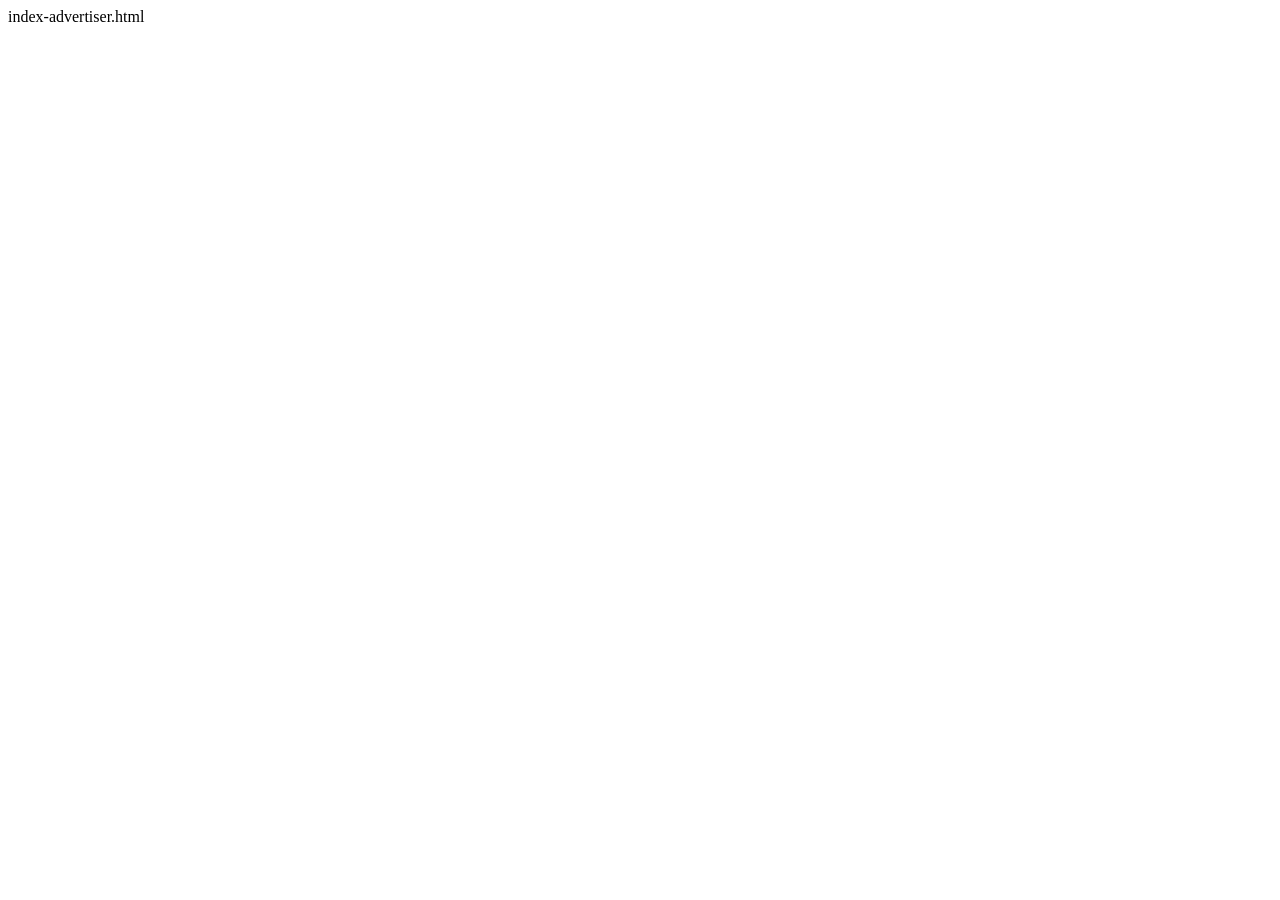
<file: docs/index-advertiser.html>
<!DOCTYPE html>
<html lang="en">

<head>
    <meta charset="UTF-8">
    <meta name="viewport" content="width=device-width, initial-scale=1.0">
    <title>Document</title>
</head>

<body>
    index-advertiser.html
</body>

</html>
</file>
<file: docs/assets/main.css>
*,:after,:before{box-sizing:border-box;margin:0;padding:0}html{height:100%;scrollbar-gutter:stable;-webkit-text-size-adjust:100%}@media(prefers-reduced-motion:no-preference){:has(:target),html{scroll-behavior:smooth}}body{min-height:100%;text-rendering:optimizeSpeed}a,a:focus,a:hover{text-decoration:none}button{background-color:transparent;border:none;cursor:pointer}button,input,select,textarea{font:inherit}button:focus,input:focus,select:focus,textarea:focus{outline:none}input:-webkit-autofill,input:-webkit-autofill:focus{-webkit-transition:background-color 600000s 0s,color 600000s 0s;transition:background-color 600000s 0s,color 600000s 0s}input[data-autocompleted]{background-color:transparent!important}ol,ul{list-style:none;margin:0;padding:0}canvas,img,picture,svg,video{display:block;height:auto;max-width:100%}blockquote,figure,h1,h2,h3,h4,h5,h6,p{margin:0}table{border-collapse:collapse;border-spacing:0}dialog{border:none;margin:0;padding:0}:where([class]){margin-block:0}:where(ul,ol):where([class]){padding-left:0}:where(blockquote,figure):where([class]){margin:0}:where(dd[class]){margin-left:0}:where(fieldset[class]){border:none;margin-left:0;padding:0}:where(address[class]){font-style:normal}p{--paragraphMarginBottom:24px;margin-block:0}@media(prefers-reduced-motion:reduce){*,:after,:before{animation-duration:.01ms!important;animation-iteration-count:1!important;scroll-behavior:auto!important;transition-duration:.01ms!important}}a,button,input,label,select,textarea{touch-action:manipulation}b,strong{font-weight:bolder}img{-webkit-user-select:none;-moz-user-select:none;user-select:none}@font-face{font-display:swap;font-family:Unbounded;font-weight:400;src:url(./fonts/Unbounded-Regular.woff2) format("woff2")}@font-face{font-display:swap;font-family:Unbounded;font-weight:500;src:url(./fonts/Unbounded-Medium.woff2) format("woff2")}@font-face{font-display:swap;font-family:Unbounded;font-weight:600;src:url(./fonts/Unbounded-SemiBold.woff2) format("woff2")}@font-face{font-display:swap;font-family:Unbounded;font-weight:700;src:url(./fonts/Unbounded-Bold.woff2) format("woff2")}@font-face{font-display:swap;font-family:Fira Code;font-weight:400;src:url(./fonts/FiraCode-Regular.woff2) format("woff2")}@font-face{font-display:swap;font-family:Fira Code;font-weight:500;src:url(./fonts/FiraCode-Medium.woff2) format("woff2")}@font-face{font-display:swap;font-family:Fira Code;font-weight:600;src:url(./fonts/FiraCode-SemiBold.woff2) format("woff2")}@font-face{font-display:swap;font-family:Fira Code;font-weight:700;src:url(./fonts/FiraCode-Bold.woff2) format("woff2")}@font-face{font-display:swap;font-family:Kontrabanda;font-weight:400;src:url(./fonts/Kontrabanda-Regular.woff2) format("woff2")}@font-face{font-display:swap;font-family:Mulish;font-weight:100 900;src:url(./fonts/Mulish-VariableFont_wght.ttf) format("truetype")}:root{--color-main-default:#7142de;--color---background-1:#f8f9fe;--color---background-2:#ededf0;--color---text:#191817;--color---grey:#c6c6c6;--color---white:#fff;--color---dark-grey:#9a9696;--color-main-hover:#683dcc;--color-main-pressed:#5f37ba;--color---link:#2a62f4;--color---second-accent:#ee6429;--color---second-accent-hover:#e7642c;--color---second-accent-pressed:#f05512;--font-family:"Unbounded",sans-serif;--second-family:"Fira Code",sans-serif;--third-family:"Kontrabanda",sans-serif;--font3:"Nunito",sans-serif;--font4:"Mulish",sans-serif;--font5:"IBM Plex Mono",sans-serif;--font6:"SF Pro Text",sans-serif;--font7:"Wix Madefor Text",sans-serif;--font8:"IBM Plex Sans",sans-serif;--font9:"Inter",sans-serif;--font10:"Lato",sans-serif;--container-width:77.5rem;--container-padding-x:1.5rem;--container-padding-x--mobile:2rem;--transition-duration:.2s}*{-webkit-tap-highlight-color:transparent}html{font-size:16px}body,html{overflow-x:hidden}body{display:-webkit-box;display:-ms-flexbox;display:flex;background-color:#fff;color:#191817;flex-direction:column;font-family:Unbounded,sans-serif;position:relative}main{flex-grow:1}a,button,input,label,select,svg *,textarea{transition-duration:.2s}a{color:inherit}a[class]{text-decoration:none}img{width:100%}.u-container{margin-inline:auto;max-width:80.5rem;padding-inline:1.5rem}@media(max-width:47.99875rem){.u-container{max-width:81.5rem;padding-inline:2rem}}.u-text-accent--purple{color:#7142de}.u-text-accent--orange{color:#ee6429}.u-link-purple{display:-webkit-box;display:-ms-flexbox;display:flex;justify-content:center;align-items:center;background:#7142de;border-radius:100px;color:#fff;font-family:Fira Code,sans-serif;font-size:1rem;font-weight:500;letter-spacing:.05em;line-height:150%;text-transform:capitalize}.u-link-purple:hover{background:#683dcc}.u-link-purple:active{background:#5f37ba}.u-link-purple:disabled{background:#c6c6c6}@media(max-width:63.99875rem){.u-link-purple:hover{background:#7142de}.u-link-purple:active{background:#683dcc}}.u-section-title{color:#191817;font-size:4.375rem;font-weight:500;letter-spacing:-.01em;line-height:106%}@media(max-width:63.99875rem){.u-section-title{font-size:3.5rem;font-weight:700;letter-spacing:.01em;line-height:100%}}@media(max-width:47.99875rem){.u-section-title{font-size:1.25rem;font-weight:500;letter-spacing:-.01em;line-height:120%}}.hero{padding-top:12.5rem;position:relative}.hero__container{position:relative;z-index:2}.hero__title{color:#191817;font-size:4.375rem;font-weight:500;letter-spacing:-.01em;line-height:106%;margin-top:.625rem}.hero__title-main{font-size:5.625rem;line-height:100%}.hero__description{color:#7142de;font-family:Fira Code,sans-serif;font-size:2rem;letter-spacing:-.01em;line-height:113%;margin-top:2rem;max-width:44.75rem}.hero__ellipse{position:absolute;right:0}.hero__ellipse--orange{height:33.1875rem;top:9.75rem;width:15rem;z-index:1}.hero__ellipse--purple{height:73.3125rem;top:9.75rem;width:42.875rem;z-index:0}@media(max-width:63.99875rem){.hero{padding-top:8.75rem}.hero__title-main{font-size:4.375rem;line-height:76%}.hero__description{line-height:113%;max-width:100%;word-spacing:.05em}.hero__ellipse--orange{display:none}.hero__ellipse--purple{bottom:0;height:54.25rem;top:auto;translate:0 80%;width:21.125rem}}@media(max-width:47.99875rem){.hero{padding-top:6.25rem}.hero__title{margin-top:1rem;margin-inline:auto;max-width:19.5rem}.hero__title,.hero__title-main{font-size:1.5rem;line-height:117%}.hero__description{font-size:1.125rem;margin-top:1rem;margin-inline:auto;max-width:19.25rem}.hero__ellipse--purple{bottom:auto;height:19.375rem;top:2.5rem;translate:0 0;width:10.125rem}}.for-bloggers{padding-top:6rem;position:relative}.for-bloggers__container{position:relative;z-index:1}.for-bloggers__content{background-color:#fff;border:2px solid #7142de;border-radius:.875rem;display:-webkit-box;display:-ms-flexbox;display:flex;justify-content:space-between;position:relative}.for-bloggers__bg{background-position:-2px -2px;background-repeat:repeat;inset:0;opacity:.3;position:relative;position:absolute;z-index:0}.for-bloggers__image{-webkit-box-flex:0;border-right:2px solid #7142de;flex:0 0 49%;position:relative}.for-bloggers__image-overlay{height:43.1%;left:50%;position:absolute;top:50%;translate:-40.8% -83%;width:65.7%}.for-bloggers__text{-webkit-box-flex:0;display:-webkit-box;display:-ms-flexbox;display:flex;flex:0 0 51%;flex-direction:column;padding:2.875rem 0 3rem;position:relative;z-index:1}.for-bloggers__title{color:#7142de;font-size:clamp(3.125rem,2.2447183099rem + 3.7558685446vw,5.625rem);font-weight:500;letter-spacing:-.01em;line-height:120%;text-align:center}.for-bloggers__title-mobile{display:none}.for-bloggers__list{margin-top:4.375rem;padding:0 1.875rem 0 3.4375rem;flex:1 0 auto;flex-direction:column;justify-content:space-between}.for-bloggers__link,.for-bloggers__list{display:-webkit-box;display:-ms-flexbox;display:flex}.for-bloggers__link{justify-content:center;align-items:center;background:#7142de;border-radius:100px;color:#fff;font-size:1.125rem;font-weight:500;height:2.75rem;letter-spacing:.02em;line-height:111%;margin-left:auto;margin-right:1.875rem;margin-top:1.875rem;text-transform:uppercase;width:21.5625rem}.for-bloggers__link:hover{background:#683dcc}.for-bloggers__link:active{background:#5f37ba}.for-bloggers__link:disabled{background:#c6c6c6}@media(max-width:63.99875rem){.for-bloggers__link:hover{background:#7142de}.for-bloggers__link:active{background:#683dcc}}.for-bloggers__ellipse{bottom:0;left:0;position:absolute;translate:0 25%;width:8.625rem;z-index:0}.for-bloggers-future{position:relative}.for-bloggers-future:first-of-type{margin-left:1.125rem;max-width:clamp(14.375rem,11.8441901408rem + 10.7981220657vw,21.5625rem)}.for-bloggers-future:first-of-type .for-bloggers-future__decoration{translate:-23% 10%;width:clamp(7.25rem,5.4454225352rem + 7.6995305164vw,12.375rem)}.for-bloggers-future:first-of-type svg{width:12.375rem}.for-bloggers-future:nth-of-type(2){max-width:clamp(11.25rem,9.2693661972rem + 8.4507042254vw,16.875rem);align-self:flex-end}.for-bloggers-future:nth-of-type(2) .for-bloggers-future__decoration{translate:5% 25%;width:clamp(8.875rem,6.2121478873rem + 11.3615023474vw,16.4375rem)}.for-bloggers-future:nth-of-type(2) svg{width:16.4375rem}.for-bloggers-future:nth-of-type(3){max-width:clamp(7.5rem,4.9691901408rem + 10.7981220657vw,14.6875rem)}.for-bloggers-future:nth-of-type(3) .for-bloggers-future__text>span{display:block;text-align:right}.for-bloggers-future:nth-of-type(3) .for-bloggers-future__decoration{translate:2% -300%;width:clamp(6rem,4.1514084507rem + 7.8873239437vw,11.25rem)}.for-bloggers-future:nth-of-type(3) svg{width:11.25rem}.for-bloggers-future .for-bloggers-future__text{color:#191817;font-family:Kontrabanda,sans-serif;font-size:clamp(1.5rem,.8397887324rem + 2.8169014085vw,3.375rem);-webkit-hyphens:auto;hyphens:auto;line-height:81%;overflow-wrap:break-word}.for-bloggers-future .for-bloggers-future__decoration{bottom:0;position:absolute}@media(max-width:63.99875rem){.for-bloggers{padding-top:4.375rem}.for-bloggers__text{padding:2.5rem 0 1.875rem}.for-bloggers__title{font-size:3.5rem;font-weight:700;line-height:100%}.for-bloggers__list{margin-top:3.75rem;padding:0 2rem}.for-bloggers__link{margin-right:auto}.for-bloggers__ellipse{bottom:0;left:0;position:absolute;translate:0 5%;width:auto;z-index:0}.for-bloggers-future{position:relative}.for-bloggers-future:first-of-type{-webkit-box-ordinal-group:1;-ms-flex-order:0;margin-left:.5rem;max-width:13.125rem;order:0}.for-bloggers-future:first-of-type .for-bloggers-future__decoration{width:7.25rem}.for-bloggers-future:nth-of-type(2){-webkit-box-ordinal-group:3;-ms-flex-order:2;max-width:10.75rem;order:2;align-self:flex-start}.for-bloggers-future:nth-of-type(2) .for-bloggers-future__decoration{width:8.875rem}.for-bloggers-future:nth-of-type(3){order:1;align-self:flex-end;max-width:8.75rem}.for-bloggers-future:nth-of-type(3) .for-bloggers-future__decoration{translate:50% 40%;width:6rem}.for-bloggers-future .for-bloggers-future__text{font-size:2rem;letter-spacing:.01em;line-height:75%}}@media(max-width:47.99875rem){.for-bloggers{padding-top:4.375rem}.for-bloggers__bg{display:none}.for-bloggers__content{border:1px solid #c6c6c6;border-radius:8px;margin-inline:auto;width:19.5rem;flex-direction:column}.for-bloggers__image{display:none}.for-bloggers__text{padding:1rem}.for-bloggers__title{border-bottom:1px solid #c6c6c6;color:#191817;font-size:1.25rem;font-weight:600;line-height:120%;padding-bottom:.75rem;text-align:left}.for-bloggers__title-desktop{display:none}.for-bloggers__title-mobile{display:inline}.for-bloggers__list{margin-top:.625rem;padding:0 0 0 1.125rem}.for-bloggers__link{color:#fff;font-family:Fira Code,sans-serif;font-size:1rem;font-weight:500;height:3rem;letter-spacing:.05em;line-height:150%;margin-right:auto;margin-top:.75rem;text-align:center;text-transform:capitalize;width:100%}.for-bloggers__ellipse{translate:0 -32%;width:8.75rem}.for-bloggers-future{margin-left:0!important;max-width:100%!important;align-self:flex-start!important;position:relative}.for-bloggers-future:before{content:"•";font-size:1rem;left:-.75rem;position:absolute}.for-bloggers-future:nth-of-type(3) .for-bloggers-future__text>span{display:inline}.for-bloggers-future .for-bloggers-future__text{color:#191817;font-family:Fira Code,sans-serif;font-size:1rem;letter-spacing:.02em;line-height:113%}.for-bloggers-future .for-bloggers-future__text>span{color:inherit}.for-bloggers-future .for-bloggers-future__decoration{display:none}}.for-business{padding-top:1.625rem;position:relative}.for-business__container{position:relative;z-index:1}.for-business__content{background-color:#fff;border:2px solid #ee6429;border-radius:.875rem;display:-webkit-box;display:-ms-flexbox;display:flex;justify-content:space-between;position:relative}.for-business__bg{background-position:-2px -2px;background-repeat:repeat;inset:0;opacity:.3;position:relative;position:absolute;z-index:0}.for-business__image{-webkit-box-flex:0;border-left:2px solid #ee6429;flex:0 0 51%;position:relative}.for-business__image-img{height:100%;width:100%}.for-business__image-img img{height:100%;-o-object-fit:cover;object-fit:cover;width:100%}.for-business__image-overlay{height:43.1%;left:50%;position:absolute;top:50%;translate:-40.8% -83%;width:65.7%}.for-business__text{-webkit-box-flex:0;display:-webkit-box;display:-ms-flexbox;display:flex;flex:0 0 49%;flex-direction:column;padding:2.875rem 0 3.375rem;position:relative;z-index:1}.for-business__title{color:#ee6429;font-size:clamp(3.125rem,2.2447183099rem + 3.7558685446vw,5.625rem);font-weight:500;letter-spacing:-.01em;line-height:120%;text-align:center}.for-business__title-mobile{display:none}.for-business__list{margin-top:5.75rem;padding:0 1.25rem 0 2.8125rem;flex:1 0 auto;flex-direction:column;-webkit-box-pack:justify;-ms-flex-pack:justify;gap:2.75rem;justify-content:space-between}.for-business__link,.for-business__list{display:-webkit-box;display:-ms-flexbox;display:flex}.for-business__link{justify-content:center;align-items:center;background:#ee6429;border-radius:100px;color:#fff;font-size:1.125rem;font-weight:500;height:2.75rem;letter-spacing:.02em;line-height:111%;margin-left:auto;margin-right:1.875rem;margin-top:3.375rem;text-transform:uppercase;width:16.25rem}.for-business__link:hover{background:#e7642c}.for-business__link:active{background:#f05512}.for-business__link:disabled{background:#c6c6c6}@media(max-width:63.99875rem){.for-business__link:hover{background:#7142de}.for-business__link:active{background:#683dcc}}.for-business-future{position:relative}.for-business-future:first-of-type{max-width:clamp(14.375rem,12.0642605634rem + 9.8591549296vw,20.9375rem);text-align:center}.for-business-future:first-of-type .for-business-future__text:first-letter{margin-left:.625rem}.for-business-future:first-of-type .for-business-future__decoration{translate:-15% -3%;width:clamp(7.25rem,5.4454225352rem + 7.6995305164vw,12.375rem)}.for-business-future:first-of-type svg{width:12.375rem}.for-business-future:nth-of-type(2){max-width:clamp(18.75rem,17.2095070423rem + 6.5727699531vw,23.125rem);align-self:flex-end}.for-business-future:nth-of-type(2) .for-business-future__decoration{scale:1.45 1.25;translate:20% 25%;width:clamp(8.875rem,5.3318661972rem + 15.117370892vw,18.9375rem)}.for-business-future:nth-of-type(2) svg{width:16.4375rem}.for-business-future:nth-of-type(3){margin-top:1rem;max-width:clamp(7.5rem,3.2086267606rem + 18.3098591549vw,19.6875rem)}.for-business-future:nth-of-type(3) .for-business-future__text:first-letter{margin-left:1.25rem}.for-business-future:nth-of-type(3) .for-business-future__decoration{scale:1.5 1;translate:27% 50%}.for-business-future:nth-of-type(3) svg{width:11.25rem}.for-business-future .for-business-future__text{color:#191817;font-family:Kontrabanda,sans-serif;font-size:clamp(1.5rem,.8397887324rem + 2.8169014085vw,3.375rem);-webkit-hyphens:auto;hyphens:auto;line-height:81%;overflow-wrap:break-word;position:relative;z-index:1}.for-business-future .for-business-future__decoration{bottom:0;position:absolute}@media(max-width:63.99875rem){.for-business{padding-top:2.125rem}.for-business__text{padding:3rem 0 1.875rem}.for-business__title{font-size:3.5rem;font-weight:700;line-height:100%}.for-business__list{gap:2.5rem;margin-top:4rem;padding:0 1.5rem}.for-business__link{margin-right:auto;margin-top:3.125rem}.for-business-future{position:relative}.for-business-future:first-of-type{margin-left:.125rem;max-width:12.5rem}.for-business-future:first-of-type .for-business-future__text:first-letter{margin-left:.875rem}.for-business-future:first-of-type .for-business-future__decoration{width:7.25rem}.for-business-future:nth-of-type(2){max-width:13.75rem}.for-business-future:nth-of-type(2) .for-business-future__decoration{translate:30% 25%;width:9.75rem}.for-business-future:nth-of-type(3){margin-top:-.625rem;max-width:11.25rem}.for-business-future:nth-of-type(3) .for-business-future__decoration{scale:1 1;translate:0 100%;width:10rem}.for-business-future .for-business-future__text{font-size:2rem;letter-spacing:.01em;line-height:75%}}@media(max-width:47.99875rem){.for-business{padding-top:1rem}.for-business__bg{display:none}.for-business__content{border:1px solid #c6c6c6;border-radius:8px;margin-inline:auto;width:19.5rem;flex-direction:column}.for-business__image{display:none}.for-business__text{padding:1rem}.for-business__title{border-bottom:1px solid #c6c6c6;color:#191817;font-size:1.25rem;font-weight:600;line-height:120%;padding-bottom:.625rem;text-align:left}.for-business__title-desktop{display:none}.for-business__title-mobile{display:inline}.for-business__list{gap:0;margin-top:.75rem;padding:0 0 0 1.125rem}.for-business__link{background:#7142de;color:#fff;font-family:Fira Code,sans-serif;font-size:1rem;font-weight:500;height:3rem;letter-spacing:.05em;line-height:150%;margin-right:auto;margin-top:.75rem;text-align:center;text-transform:capitalize;width:100%}.for-business-future{margin:0!important;max-width:100%!important;align-self:flex-start!important;position:relative}.for-business-future:before{content:"•";font-size:1rem;left:-.75rem;position:absolute}.for-business-future:nth-of-type(3) .for-business-future__text>span{display:inline}.for-business-future .for-business-future__text{color:#191817;font-family:Fira Code,sans-serif;font-size:1rem;letter-spacing:.02em;line-height:113%;text-align:left}.for-business-future .for-business-future__text:first-letter{margin:0!important}.for-business-future .for-business-future__text>span{color:inherit}.for-business-future .for-business-future__decoration{display:none}}.accordions{padding-top:6.125rem}.accordions__content{background:#fffbf8;border-radius:12px;min-height:50rem;padding:6.25rem 0 0 2.75rem;position:relative}.accordions__title{max-width:34.375rem}.accordions__list{display:-webkit-box;display:-ms-flexbox;display:flex;height:100%;position:absolute;right:0;top:0;z-index:2}.accordions__arrow{bottom:0;left:50%;position:absolute;translate:-39% -143%;width:clamp(12.5rem,8.1646126761rem + 18.4976525822vw,24.8125rem);z-index:0}.accordions__ellipse{bottom:0;left:0;position:absolute;width:28.5rem;z-index:0}.accordions__decoration{display:none}.accordions-item{display:-webkit-box;display:-ms-flexbox;display:flex}.accordions-item--blue{background:#8874e3}.accordions-item--beige{background:#ffa38d}.accordions-item--orange{background:#e74727}.accordions-item--pink{background:#e08ad1}.accordions-item:last-of-type{border-radius:0 12px 12px 0}.accordions-item__details[open] .accordions-item__summary{opacity:0}.accordions-item__details[open]+.accordions-item__wrapper{grid-template-columns:1fr;margin-left:0}.accordions-item__details[open]+.accordions-item__wrapper .accordions-item__content{opacity:1;visibility:visible}.accordions-item__summary{display:-webkit-box;display:-ms-flexbox;display:flex;height:100%;padding-inline:2rem;width:4.25rem;align-items:center;color:#fff;font-size:1.125rem;font-weight:500;letter-spacing:.02em;line-height:111%;text-transform:uppercase;transform:rotate(180deg);transition:opacity .4s;writing-mode:vertical-rl}.accordions-item__wrapper{display:grid;grid-template-columns:0fr;transition:grid-template-columns .4s ease-out .1s}.accordions-item__content{display:-webkit-box;display:-ms-flexbox;display:flex;height:100%;padding:3.625rem 0;flex-direction:column;opacity:0;overflow:hidden;transition:opacity 0s .5s;visibility:hidden}.accordions-item__title{color:#fff;font-size:clamp(1.875rem,.9947183099rem + 3.7558685446vw,4.375rem);font-weight:500;letter-spacing:-.01em;line-height:106%;max-width:52.75rem}.accordions-item__description{color:#fff;font-size:clamp(1rem,.6478873239rem + 1.5023474178vw,2rem);font-weight:500;letter-spacing:.01em;line-height:106%;margin-block:auto;padding-right:2.5rem}@media(max-width:63.99875rem){.accordions{padding-top:6.125rem}.accordions__content{box-shadow:0 4px 16px #ccc5dd;min-height:44.6875rem;overflow:hidden;padding:4.25rem 0 0 5.25rem}.accordions__title{max-width:28.125rem}.accordions__list{height:auto;bottom:0;flex-direction:column;right:0;top:auto;z-index:2}.accordions__arrow{bottom:50%;left:auto;right:5.9375rem;translate:0 23%;width:auto}.accordions__ellipse{inset:0 0 auto auto}.accordions-item{flex-direction:column;position:relative}.accordions-item:last-of-type{border-radius:0 0 12px 12px}.accordions-item__details[open] .accordions-item__summary{opacity:1}.accordions-item__details[open]+.accordions-item__wrapper{grid-template-rows:1fr}.accordions-item__summary{height:4.25rem;position:relative;transform:rotate(0);width:100%;writing-mode:horizontal-tb}.accordions-item__summary:before{content:"";height:100%;inset:0;position:absolute;width:100%}.accordions-item__wrapper{gap:1.5rem;grid-template-columns:auto;grid-template-rows:0fr;margin-left:0;transition:grid-template-rows .4s ease-out .1s}.accordions-item__content{padding:0 2rem;flex-direction:column}.accordions-item__title{display:none}.accordions-item__description{font-size:1rem;font-weight:400;letter-spacing:.02em;line-height:125%;margin-bottom:1.5rem}}@media(max-width:47.99875rem){.accordions{padding-top:3.5rem;position:relative}.accordions__content{border-radius:8px;margin-inline:auto;max-width:19.5rem;min-height:23.25rem;overflow:visible;padding:1rem 0 0;position:relative}.accordions__content:before{content:url(./images/noise.svg);inset:0;position:absolute;z-index:0}.accordions__title{margin-bottom:3rem;margin-left:2rem;max-width:15.625rem}.accordions__list,.accordions__title{position:relative;z-index:1}.accordions__arrow,.accordions__ellipse{display:none}.accordions__decoration{display:block;position:absolute;right:0;top:-1.25rem}.accordions__decoration img{width:auto}.accordions-item{overflow:hidden;position:relative}.accordions-item:before{content:url(./images/noise.svg);inset:0;position:absolute;z-index:0}.accordions-item:last-of-type{border-radius:0 0 8px 8px}.accordions-item__summary{font-family:Fira Code,sans-serif;height:auto;padding:.75rem 2rem;text-transform:capitalize}.accordions-item__description{font-family:Fira Code,sans-serif;font-size:1rem;font-weight:400;line-height:114%;margin-bottom:1rem}}.statistics{padding-bottom:13.875rem;padding-top:10.5rem;position:relative}.statistics__container{position:relative;z-index:1}.statistics__list{display:grid;grid-template-columns:auto 1fr;margin-inline:auto;padding-left:1.25rem;width:56.6875rem;grid-gap:10rem 5rem;gap:10rem 5rem}.statistics__dots{background-repeat:repeat;background-size:30%;height:14.25rem;left:.25rem;position:absolute;top:0;translate:0 110%;width:10.9375rem}.statistics__image{bottom:0;position:absolute;right:1.875rem;translate:0 -7%;width:20.375rem}.statistics__ellipse-top{position:absolute;right:0;top:0;translate:0 -20%}.statistics__ellipse-top img{width:auto}.statistics__ellipse-bottom{bottom:0;left:0;position:absolute;translate:0 50%}.statistics__ellipse-bottom img{width:auto}.statistics-item{display:-webkit-box;display:-ms-flexbox;display:flex;flex-direction:column;align-items:center;color:#191817;font-weight:500;position:relative}.statistics-item:first-of-type .statistics-item__decoration{left:0;translate:-72% -19%}.statistics-item:first-of-type svg{width:5.5rem}.statistics-item:nth-of-type(2) .statistics-item__decoration{left:0;rotate:-3deg;scale:-1.12 1.2;translate:27% 55%}.statistics-item:nth-of-type(2) svg{width:18.625rem}.statistics-item:nth-of-type(3) .statistics-item__decoration{translate:5% 80%}.statistics-item:nth-of-type(3) svg{width:11.25rem}.statistics-item:nth-of-type(4){translate:4rem 0}.statistics-item:nth-of-type(4) .statistics-item__text-secondary{padding-left:1.75rem}.statistics-item:nth-of-type(4) .statistics-item__decoration{left:0;translate:28% 15%}.statistics-item:nth-of-type(4) svg{width:12.3125rem}.statistics-item__text-main{display:block;font-size:4.375rem;letter-spacing:-.01em;line-height:106%;position:relative;z-index:1}.statistics-item__text-secondary{font-size:2rem;letter-spacing:.01em;line-height:106%;position:relative;z-index:1}.statistics-item__decoration{bottom:0;position:absolute;z-index:0}@media(max-width:63.99875rem){.statistics{padding-bottom:15.5rem;padding-top:9.375rem}.statistics__list{grid-template-columns:1fr 1fr;width:100%}.statistics__dots{display:none}.statistics__image{translate:7% -46%;width:auto}.statistics__ellipse-top{translate:0 -30%}.statistics__ellipse-bottom{translate:0 6%}.statistics-item:first-of-type .statistics-item__decoration{scale:1.2 .75;translate:5% 5%}.statistics-item:nth-of-type(2) .statistics-item__decoration{scale:-1.12 1;translate:-5% 45%}.statistics-item:nth-of-type(3) .statistics-item__decoration{translate:5% 190%}.statistics-item:nth-of-type(4){translate:0 0}.statistics-item:nth-of-type(4) .statistics-item__text-secondary{padding-left:.625rem}.statistics-item:nth-of-type(4) .statistics-item__decoration{translate:-15% 15%}.statistics-item__text-main{font-size:3.625rem;letter-spacing:-.04em}.statistics-item__text-secondary{font-weight:400;letter-spacing:-.04em}}@media(max-width:47.99875rem){.statistics{padding-bottom:2.5rem;padding-top:2.5rem}.statistics__list{gap:1rem 1.5rem;grid-template-columns:1fr 1fr;padding-left:0;width:19.5rem}.statistics__ellipse-bottom,.statistics__ellipse-top,.statistics__image{display:none}.statistics-item{padding-block:.6875rem;-webkit-box-pack:center;-ms-flex-pack:center;border:1px solid #7142de;border-radius:8px;justify-content:center}.statistics-item:first-of-type .statistics-item__decoration{scale:.55 .38;translate:-35% 15%}.statistics-item:nth-of-type(2) .statistics-item__decoration{translate:-5% 8%}.statistics-item:nth-of-type(3) .statistics-item__decoration{scale:.6 1;translate:0 -70%}.statistics-item:nth-of-type(4) .statistics-item__decoration{scale:.5 .5;translate:-32% 17%}.statistics-item__text-main{font-size:1.5rem;letter-spacing:-.01em;line-height:117%}.statistics-item__text-secondary{font-size:1.125rem;letter-spacing:.01em;line-height:111%}}.reviews{background:#fffbf8;padding-block:2.5rem;position:relative;z-index:1}.reviews__list{margin-top:2.5rem;flex-direction:column;gap:1.5rem}.reviews__list,.reviews__list-item{display:-webkit-box;display:-ms-flexbox;display:flex}.reviews__list-item{justify-content:flex-end}.reviews__list-item:nth-of-type(2n){margin-left:5.375rem;margin-right:0;justify-content:flex-start}.reviews__list-item:nth-of-type(2n) .reviews-card__image{left:-.75rem;right:auto;translate:-100% 0}.reviews__list-item:nth-of-type(2n) .reviews-card__decoration{left:-.8125rem;right:auto;scale:-1 1}.reviews-card{border-radius:22px;margin-right:5.375rem;padding:2rem;position:relative;width:55.375rem}.reviews-card:before{background:url(./images/noise.svg);border-radius:inherit;content:"";inset:0;position:absolute;z-index:2}.reviews-card--purple:after{background-color:#7142de}.reviews-card--orange:after,.reviews-card--purple:after{border-radius:inherit;content:"";inset:0;position:absolute;z-index:1}.reviews-card--orange:after{background-color:#f6693c}.reviews-card--blue:after{background-color:#6c87dc}.reviews-card--blue:after,.reviews-card--red:after{border-radius:inherit;content:"";inset:0;position:absolute;z-index:1}.reviews-card--red:after{background-color:#a1325c}.reviews-card__author{font-size:2rem;font-weight:800}.reviews-card__about,.reviews-card__author{color:#fff;font-family:Mulish,sans-serif;line-height:134%;position:relative;z-index:3}.reviews-card__about{font-size:1.5rem;font-weight:400;margin-top:.625rem}.reviews-card__content{color:#fff;font-family:Fira Code,sans-serif;font-size:2rem;font-weight:450;line-height:115%;margin-top:2.875rem;position:relative;z-index:3}.reviews-card__image{border-radius:50%;bottom:0;position:absolute;right:-.75rem;translate:100% 0;width:4.75rem}.reviews-card__image:before{background:url(./images/noise.svg);border-radius:inherit;content:"";inset:0;position:absolute;z-index:0}.reviews-card__decoration{bottom:-.0625rem;filter:saturate(.9);position:absolute;right:-.8125rem;width:2.5rem;z-index:0}@media(max-width:63.99875rem){.reviews{padding-block:3.9375rem}.reviews__list{gap:2.25rem}.reviews-card{padding:2rem 2.125rem;width:28.25rem}.reviews-card__about{line-height:160%}}@media(max-width:47.99875rem){.reviews{background-color:transparent;padding-bottom:2.5rem;padding-top:0}.reviews__content{background:#fffbf8;border-radius:8px;display:-webkit-box;display:-ms-flexbox;display:flex;margin-inline:auto;padding:1rem;width:19.5rem;flex-direction:column;align-items:center;box-shadow:0 4px 16px #ccc5dd}.reviews__title{margin-inline:auto;max-width:13.4375rem}.reviews__list{gap:1rem;margin-top:1rem}.reviews__list-item{justify-content:flex-start}.reviews__list-item:nth-of-type(2n){margin-left:0}.reviews__list-item:nth-of-type(2n) .reviews-card{border-radius:20px 20px 20px 0}.reviews-card{border-radius:20px 20px 0;margin-right:0;padding:.75rem 1rem;width:100%}.reviews-card__author{font-family:Unbounded,sans-serif;font-size:.875rem;font-weight:400;letter-spacing:.03em;line-height:129%}.reviews-card__about{font-family:Fira Code,sans-serif;font-size:.75rem;font-weight:400;letter-spacing:.03em;line-height:100%;margin-top:.1875rem}.reviews-card__content{font-family:Unbounded,sans-serif;font-size:.875rem;font-weight:400;letter-spacing:.03em;line-height:129%;margin-top:.75rem}.reviews-card__decoration,.reviews-card__image{display:none}}.terms{background:#ffffff52;margin-top:6.25rem;padding-bottom:2.25rem;padding-top:1.5rem;position:relative}.terms:before{-webkit-backdrop-filter:blur(12px);backdrop-filter:blur(12px);background:inherit;border-radius:12px;box-shadow:inset 0 20px 20px #7070700f;content:"";inset:0;position:absolute}.terms__content{position:relative}.terms__description{color:#191817;font-size:2rem;font-weight:500;letter-spacing:.01em;line-height:106%;margin-left:auto;margin-top:2rem;text-align:right}.terms__subtitle{color:#191817;font-family:Fira Code,sans-serif;font-size:2rem;font-weight:400;letter-spacing:-.01em;line-height:113%;margin-top:2.5rem}.terms__list{margin-top:1.5rem;padding-left:1.5rem;counter-reset:terms;flex-direction:column;gap:1rem;position:relative;z-index:1}.terms__list,.terms__list-item{display:-webkit-box;display:-ms-flexbox;display:flex}.terms__list-item{background:#fff;border:1px solid #7142de;border-radius:100px;padding:.8125rem 1.5rem;width:-moz-fit-content;width:-webkit-fit-content;width:fit-content;align-items:center;color:#191817;counter-increment:terms;font-family:Fira Code,sans-serif;font-size:2rem;font-weight:400;gap:.625rem;letter-spacing:-.01em;line-height:113%}.terms__list-item:before{border-radius:100px;color:inherit;content:"0" counter(terms);font-family:inherit;font-size:inherit;font-weight:inherit;letter-spacing:inherit;line-height:inherit;padding:1.5rem .875rem}.terms__list-item:first-of-type:before{background:#fbda30}.terms__list-item:nth-of-type(2):before{background:#f55cae}.terms__list-item:nth-of-type(3):before{background:#6ed96c}.terms__list-item:nth-of-type(4):before{background:#f97706}.terms__list-item:nth-of-type(5):before{background:#2a62f4}.terms__list-item:nth-of-type(6):before{background:#fe4132}.terms__list-item:nth-of-type(7):before{background:#ffd63f}.terms__document{position:absolute;right:0;top:0;translate:14% 49.5%;width:43.1875rem;z-index:0}.terms__document-small,.terms__shield{display:none}.terms__ellipse-purple{bottom:0;left:0;position:absolute;translate:0 30%;z-index:-1}.terms__ellipse-orange{bottom:0;position:absolute;right:0;translate:0 36%;z-index:-1}@media(max-width:63.99875rem){.terms{margin-top:3.125rem;padding-bottom:3.375rem;padding-top:4.375rem}.terms__description{margin-top:2.0625rem}.terms__subtitle{margin-top:7.875rem}.terms__list{padding-left:0}.terms__list-item{gap:.75rem;width:100%}.terms__document{display:none}.terms__ellipse-purple{translate:0 20%}.terms__ellipse-orange{bottom:auto;top:0;translate:0 -50%}}@media(max-width:47.99875rem){.terms{background-color:transparent;margin-top:3.125rem;padding-bottom:0;padding-top:0}.terms:before{content:none}.terms__content{background:#ffffff4d;border-radius:12px;box-shadow:0 20px 20px #7070700f;margin-inline:auto;padding:1rem;width:19.5rem}.terms__content:before{-webkit-backdrop-filter:blur(12px);backdrop-filter:blur(12px);background:inherit;border-radius:12px;box-shadow:inset 0 20px 20px #7070700f;content:"";inset:0;position:absolute}.terms__title{max-width:12.5rem;position:relative;z-index:1}.terms__description{font-size:1.125rem;font-weight:400;line-height:111%;margin-top:.75rem;margin-inline:auto;text-align:left}.terms__description,.terms__subtitle{padding-left:1rem;position:relative;z-index:1}.terms__subtitle{font-size:1rem;letter-spacing:.02em;margin-top:3.3125rem}.terms__list{gap:.375rem;margin-top:.875rem}.terms__list-item{border-radius:8px;font-size:1rem;-webkit-hyphens:auto;hyphens:auto;letter-spacing:.02em;overflow-wrap:break-word;padding:.875rem 1.25rem .875rem 1.5rem;word-break:break-word}.terms__list-item:before{-webkit-box-flex:0;border-radius:8px;flex:0 0 6.9375rem}.terms__document{display:block;translate:-17% -39%;width:5.3125rem}.terms__document-small{rotate:20deg;top:50%;translate:46% 30%;width:2.6875rem}.terms__document-small,.terms__shield{display:block;position:absolute;right:0;z-index:2}.terms__shield{rotate:10deg;top:0;translate:46% 180%;width:3rem}.terms__ellipse-orange,.terms__ellipse-purple{display:none}}.protection{padding-top:15.1875rem;position:relative}.protection__container{position:relative;z-index:1}.protection__title{display:-webkit-box;display:-ms-flexbox;display:flex;align-items:center}.protection__title-text{max-width:40.875rem}.protection__title-image{translate:-22% -10%;width:17.3125rem}.protection__ellipse{display:none}.protection-bloggers{margin-top:1.625rem;min-height:36.5rem;position:relative}.protection-bloggers:before{background-color:#7142de;bottom:1px;content:"";height:1px;left:50%;position:absolute;translate:-50% 0;width:11.625rem}.protection-bloggers__title{color:#191817;font-size:2rem;font-weight:500;left:50%;letter-spacing:.01em;line-height:106%;margin-inline:auto;position:absolute;top:50%;translate:-50% 75%;width:-moz-fit-content;width:-webkit-fit-content;width:fit-content}.protection-bloggers__title svg{left:50%;position:absolute;scale:1.45;top:50%;translate:-50% -60%}.protection-bloggers__list-item{color:#7142de;font-family:Kontrabanda,sans-serif;font-size:2rem;letter-spacing:.01em;line-height:75%;max-width:20.125rem;position:absolute;text-align:center}.protection-bloggers__list-item:first-of-type{left:50%;position:absolute;top:0;translate:39% 0}.protection-bloggers__list-item:first-of-type svg{bottom:0;left:0;translate:-113% 46%;width:8.125rem}.protection-bloggers__list-item:nth-of-type(2){rotate:-8deg;top:0;translate:5% 220%}.protection-bloggers__list-item:nth-of-type(2) svg{bottom:0;left:0;rotate:8deg;translate:70% 125%;width:14.625rem}.protection-bloggers__list-item:nth-of-type(3){bottom:0;right:0;rotate:-8deg;translate:-3% -285%}.protection-bloggers__list-item:nth-of-type(3) svg{bottom:0;left:0;rotate:35deg;scale:-.95 1.2;translate:-35% 50%;width:14.625rem}.protection-bloggers__list-item svg{position:absolute}.protection-advertisers{min-height:33.75rem;position:relative}.protection-advertisers__title{color:#191817;font-size:2rem;font-weight:500;left:50%;letter-spacing:.01em;line-height:106%;margin-inline:auto;position:absolute;top:50%;translate:-44% 120%;width:-moz-fit-content;width:-webkit-fit-content;width:fit-content;z-index:1}.protection-advertisers__title svg{left:50%;position:absolute;rotate:-2deg;scale:-1.65 1.3;top:50%;translate:-70% -24%}.protection-advertisers__title span{position:relative;z-index:1}.protection-advertisers__list-item{color:#7142de;font-family:Kontrabanda,sans-serif;font-size:2rem;letter-spacing:.01em;line-height:75%;max-width:20.125rem;position:absolute;text-align:center}.protection-advertisers__list-item:first-of-type{left:0;position:absolute;rotate:-8deg;top:0;translate:5% 180%}.protection-advertisers__list-item:first-of-type svg{bottom:0;right:0;rotate:8deg;translate:49.5% 124%;width:18.25rem}.protection-advertisers__list-item:nth-of-type(2){right:0;top:0;translate:-30% 148%}.protection-advertisers__list-item:nth-of-type(2) svg{bottom:0;left:0;translate:-110% 20%;width:8.5rem}.protection-advertisers__list-item:nth-of-type(3){bottom:0;max-width:14.625rem;right:0;rotate:-8deg;translate:-40% -120%}.protection-advertisers__list-item:nth-of-type(3) svg{bottom:0;left:0;rotate:25deg;scale:-.95 1;translate:-35% 60%}.protection-advertisers__list-item svg{position:absolute}@media(max-width:63.99875rem){.protection{padding-top:4.375rem}.protection__title-text{max-width:31.3125rem}.protection__title-image{translate:11% 3%}.protection-bloggers{margin-top:3.125rem;min-height:38.5rem}.protection-bloggers__title{font-family:Fira Code,sans-serif;font-weight:600;left:50%;letter-spacing:.01em;line-height:88%;position:absolute;text-transform:uppercase;top:50%;translate:-50% -165%}.protection-bloggers__title svg{scale:1.65;translate:-52% -60%}.protection-bloggers__list-item{max-width:18.875rem}.protection-bloggers__list-item:first-of-type{translate:26% 0}.protection-bloggers__list-item:first-of-type svg{translate:-117% 46%}.protection-bloggers__list-item:nth-of-type(2){max-width:15.125rem;text-align:left;translate:13% 75%}.protection-bloggers__list-item:nth-of-type(2) svg{rotate:5deg;scale:.9 .9;translate:-10% 85%}.protection-bloggers__list-item:nth-of-type(3){translate:0 -218%}.protection-bloggers__list-item:nth-of-type(3) svg{rotate:60deg;scale:-.8 1.1;translate:-60% 15%}.protection-advertisers{min-height:32.5rem;position:relative}.protection-advertisers__title{font-family:Fira Code,sans-serif;font-weight:600;left:50%;letter-spacing:.01em;line-height:88%;position:absolute;text-transform:uppercase;top:50%;translate:-44% 80%}.protection-advertisers__title svg{translate:-60% -4%}.protection-advertisers__title span{background-color:#fff}.protection-advertisers__list-item:first-of-type{translate:-5% 140%}.protection-advertisers__list-item:first-of-type p{background-color:#fff;position:relative;z-index:1}.protection-advertisers__list-item:first-of-type svg{rotate:24deg;scale:.9 .9;translate:-5% 90%;z-index:0}.protection-advertisers__list-item:nth-of-type(2){max-width:14.375rem;right:0;top:0;translate:0 88%}.protection-advertisers__list-item:nth-of-type(2) svg{translate:-120% 10%}.protection-advertisers__list-item:nth-of-type(3){max-width:20.875rem;translate:3% -75%}.protection-advertisers__list-item:nth-of-type(3) svg{bottom:0;left:0;rotate:55deg;scale:-.85 1;translate:-55% 20%}}@media(max-width:47.99875rem){.protection{padding-top:7.125rem}.protection__title{margin-inline:auto;position:relative;width:19.5rem}.protection__title-image{position:absolute;right:0;top:0;translate:25% -55%;width:6.875rem}.protection__ellipse{display:block;position:absolute;right:0;top:50%;translate:0 -30%;width:23.4375rem}.protection-bloggers{background:#f8f9fe;border:1px solid #c6c6c6;border-radius:8px;box-shadow:0 4px 11px #dfd9ee;margin-inline:auto;margin-top:2rem;max-width:19.5rem;min-height:auto;padding:.9375rem}.protection-bloggers:before{content:none}.protection-bloggers__title{border-bottom:1px solid #c6c6c6;color:#393939;font-family:Unbounded,sans-serif;font-size:1.25rem;font-weight:600;left:0;letter-spacing:-.01em;line-height:120%;padding-bottom:.75rem;position:relative;text-transform:capitalize;top:0;translate:0 0;width:100%}.protection-bloggers__title svg{scale:.84;translate:-68% -63%}.protection-bloggers__list{margin-top:.625rem;padding-left:1.25rem}.protection-bloggers__list-item{color:#191817;font-family:Fira Code,sans-serif;font-size:1rem;font-weight:400;inset:auto!important;letter-spacing:.02em;line-height:113%;max-width:100%;position:relative!important;rotate:0deg!important;text-align:left;translate:0 0!important}.protection-bloggers__list-item:before{content:"•";font-size:1rem;left:-.75rem;position:absolute}.protection-bloggers__list-item svg{display:none}.protection-advertisers{background:#f8f9fe;border:1px solid #c6c6c6;border-radius:8px;box-shadow:0 4px 11px #dfd9ee;margin-inline:auto;margin-top:1rem;max-width:19.5rem;min-height:auto;padding:.9375rem}.protection-advertisers:before{content:none}.protection-advertisers__title{border-bottom:1px solid #c6c6c6;color:#393939;font-family:Unbounded,sans-serif;font-size:1.25rem;font-weight:600;left:0;letter-spacing:-.01em;line-height:120%;padding-bottom:.75rem;position:relative;text-transform:capitalize;top:0;translate:0 0;width:100%}.protection-advertisers__title span{background-color:transparent}.protection-advertisers__title svg{scale:-1.25 1;translate:-56% -52%}.protection-advertisers__list{margin-top:.75rem;padding-left:1.25rem}.protection-advertisers__list-item{color:#191817;font-family:Fira Code,sans-serif;font-size:1rem;font-weight:400;inset:auto!important;letter-spacing:.02em;line-height:113%;max-width:100%;position:relative!important;rotate:0deg!important;text-align:left;translate:0 0!important}.protection-advertisers__list-item:before{content:"•";font-size:1rem;left:-.75rem;position:absolute}.protection-advertisers__list-item:first-of-type p{background-color:transparent}.protection-advertisers__list-item svg{display:none}}.platforms{padding-top:7.375rem;position:relative}.platforms__title{max-width:48.0625rem;padding-left:1.25rem;position:relative}.platforms__title-image{bottom:0;position:absolute;right:0;translate:95% 75%;width:5.9375rem}.platforms__list{flex-wrap:wrap;margin-top:8.25rem;padding-inline:6.25rem 3.375rem;row-gap:6.25rem}.platforms__list,.platforms__list-item{display:-webkit-box;display:-ms-flexbox;display:flex}.platforms__list-item{flex:1 1 50%}.platforms__list-item:nth-of-type(2n){justify-content:flex-end}.platforms__dots{background-repeat:repeat;background-size:40%;height:23.75rem;position:absolute;right:0;top:0;translate:.8% -3.2%;width:13.125rem}.platforms-card{display:-webkit-box;display:-ms-flexbox;display:flex;min-height:25.625rem;flex-direction:column;align-items:center;justify-content:flex-end}.platforms-card--yt .platforms-card__image{translate:-8.5% 0;width:21.125rem}.platforms-card--tg .platforms-card__image{width:20.3125rem}.platforms-card--vk{translate:10.5% 0}.platforms-card--vk .platforms-card__image{width:17.5rem}.platforms-card--tt{translate:-1.5% 0}.platforms-card--tt .platforms-card__image{width:20.0625rem}.platforms-card__title{color:#191817;font-size:2rem;font-weight:500;letter-spacing:.01em;line-height:106%;margin-top:1.5rem;text-align:center}.platforms-card__description{color:#7142de;font-family:Fira Code,sans-serif;font-size:1.5rem;font-weight:400;letter-spacing:.02em;line-height:100%;margin-top:1rem;max-width:21.25rem;text-align:center}@media(max-width:63.99875rem){.platforms{padding-top:6.0625rem}.platforms__title{max-width:33.125rem;padding-left:.25rem}.platforms__title-image{translate:75% 60%}.platforms__list{margin-top:9.875rem;padding-inline:1.75rem 1.5rem;row-gap:6.875rem}.platforms__dots{background-repeat:repeat;background-size:36%;height:12rem;translate:2% -65%;width:7.8125rem}.platforms-card{min-height:26.125rem}.platforms-card--vk .platforms-card__description{max-width:13.125rem}.platforms-card--tt .platforms-card__description{max-width:15rem}}@media(max-width:47.99875rem){.platforms{padding-top:4.5rem}.platforms__title{margin-inline:auto;max-width:19.5rem;padding-left:0}.platforms__title-image{translate:30% 80%;width:5.625rem}.platforms__list{margin-top:.625rem;margin-inline:auto;max-width:19.5rem;padding-inline:0;flex-direction:column;row-gap:1rem}.platforms__list-item{display:block}.platforms__dots{display:none}.platforms-card{min-height:20rem;translate:0 0!important}.platforms-card--yt .platforms-card__image{width:17.625rem}.platforms-card--tg .platforms-card__image{width:16.875rem}.platforms-card--vk .platforms-card__image{width:15.25rem}.platforms-card--tt .platforms-card__image{width:16.6875rem}.platforms-card__title{font-size:1.25rem;font-weight:600;line-height:120%;margin-top:1rem}.platforms-card__description{font-size:1rem;line-height:113%;margin-top:.75rem;max-width:16.25rem}}.start{margin-top:6.25rem;min-height:50.875rem;position:relative}.start__container{display:-webkit-box;display:-ms-flexbox;display:flex;justify-content:space-between;align-items:center;min-height:inherit}.start__title{-webkit-box-ordinal-group:2;-ms-flex-order:1;max-width:27.25rem;order:1;position:relative}.start__title-text{display:block;padding-right:.75rem;text-align:center}.start__title-arrow{position:absolute;width:6.25rem}.start__title-arrow--left{left:0;rotate:25deg;scale:-1 1;top:0;translate:-145% 70%}.start__title-arrow--right{right:0;rotate:-40deg;top:0;translate:140% 65%}.start__decoration{left:0;position:absolute;width:100%}.start__decoration--top{top:0}.start__decoration--top img{min-height:7.375rem;-o-object-fit:cover;object-fit:cover}.start__decoration--bottom{bottom:0}.start__decoration--bottom img{min-height:9.3125rem;-o-object-fit:cover;object-fit:cover}.start-bloggers{order:0}.start-brands{order:2}.start-bloggers,.start-brands{-webkit-box-flex:0;display:-webkit-box;display:-ms-flexbox;display:flex;flex:0 0 18.25rem;margin-top:2.75rem;min-height:16.6875rem;z-index:1;flex-direction:column}.start-bloggers__title,.start-brands__title{color:#7142de;font-family:Kontrabanda,sans-serif;font-size:2rem;font-weight:400;letter-spacing:.01em;line-height:75%}.start-bloggers__description,.start-brands__description{background-color:#fff;color:#191817;font-family:Fira Code,sans-serif;font-size:1.5rem;font-weight:400;letter-spacing:.02em;line-height:100%;margin-top:1.4375rem}.start-bloggers__link,.start-brands__link{height:3.875rem;margin-top:auto;width:100%}@media(max-width:63.99875rem){.start{margin-top:5.625rem;min-height:54.125rem}.start__container{flex-wrap:wrap;min-height:auto}.start__title{order:0;flex:1 0 100%;margin-top:13.625rem;max-width:100%}.start__title-text{margin-inline:auto;max-width:27.25rem;padding-right:0}.start__title-arrow--left{rotate:-35deg;scale:1 1;translate:110% 40%}.start__title-arrow--right{rotate:30deg;scale:-1 1;translate:-110% 40%}.start-bloggers{order:1}.start-brands{-webkit-box-ordinal-group:3;-ms-flex-order:2;margin-right:1.5rem;order:2}.start-bloggers,.start-brands{flex:0 0 18.25rem;margin-top:3.375rem;min-height:10.875rem}.start-bloggers__description,.start-brands__description{background-color:transparent}.start-bloggers__link,.start-brands__link{font-size:1.1875rem;height:3.4375rem}}@media(max-width:47.99875rem){.start{margin-top:4.75rem;min-height:35.375rem}.start__container{flex-direction:column;justify-content:flex-start;align-items:center}.start__title{margin-top:6rem;max-width:12.5rem}.start__title-text{font-size:1.5rem;line-height:117%}.start__title-arrow{display:none}.start__decoration--top img{min-height:5rem}.start__decoration--bottom{display:none}.start .start-bloggers,.start .start-brands{-webkit-box-flex:1;border:2px solid #c6c6c6;border-radius:8px;flex:1 0 11rem;margin-top:.875rem;max-width:19.5rem;min-height:auto;padding:1rem}.start .start-bloggers__title,.start .start-brands__title{border-bottom:1px solid #c6c6c6;padding-bottom:.625rem}.start .start-bloggers__description,.start .start-brands__description{font-size:1rem;line-height:113%;margin-top:.75rem}.start .start-bloggers__link,.start .start-brands__link{font-size:1rem;height:3rem;margin-top:.75rem}.start-brands{margin-right:0}}.footer{padding-bottom:3.125rem;padding-top:15.3125rem}.footer__head{border-top:1px solid #716cac;display:-webkit-box;display:-ms-flexbox;display:flex;padding-top:3.5rem;justify-content:space-between;align-items:center}.footer__logo{color:#191817;font-size:4.375rem;font-weight:500;letter-spacing:-.01em;line-height:106%}.footer__policy{display:-webkit-box;display:-ms-flexbox;display:flex;margin-top:5rem;flex-direction:column;gap:1.5rem}.footer__policy-link{color:#191817;font-family:Fira Code,sans-serif;font-size:1.5rem;font-weight:400;letter-spacing:.02em;line-height:100%}.footer__policy-link:hover{text-decoration:underline}.footer__info{margin-top:5rem}.footer__info-list{-webkit-box-pack:justify;-ms-flex-pack:justify;flex-wrap:wrap;justify-content:space-between;row-gap:2rem}.footer__info-item,.footer__info-list{display:-webkit-box;display:-ms-flexbox;display:flex}.footer__info-item{flex:0 1 27.5rem;color:#191817;flex-direction:column;font-size:1.125rem;font-weight:400;gap:.75rem;letter-spacing:.02em;line-height:111%}.footer__info-item:nth-of-type(2n){flex:0 1 32.5625rem}.footer__info-item a:hover{text-decoration:underline}.footer__copyright{border-top:1px solid #716cac;color:#716cac;font-size:1rem;line-height:113%;margin-top:3.5rem;padding-top:1rem}@media(max-width:63.99875rem){.footer{padding-top:10.4375rem}.footer__info-item,.footer__info-item:nth-of-type(2n){flex:0 1 20.875rem}.footer__copyright{margin-top:2.25rem}}@media(max-width:47.99875rem){.footer{padding-bottom:4.875rem;padding-top:4.375rem}.footer__head{padding-top:1rem}.footer__logo{font-size:1.5rem;line-height:117%}.footer__socials{width:3rem}.footer__policy{gap:1rem;margin-top:1rem}.footer__policy-link{font-family:Unbounded,sans-serif;font-size:1.125rem;font-weight:400;letter-spacing:-.01em;line-height:100%}.footer__info{border-top:1px solid var(--color---gray);margin-top:1rem;padding-top:1rem}.footer__info-list{flex-direction:column;justify-content:flex-start;row-gap:1rem}.footer__info-item{font-size:.875rem;letter-spacing:.03em;line-height:129%}.footer__info-item,.footer__info-item:nth-of-type(2n){flex:0 0 auto}.footer__copyright{font-size:.875rem;line-height:129%;margin-top:1rem}}
</file>
